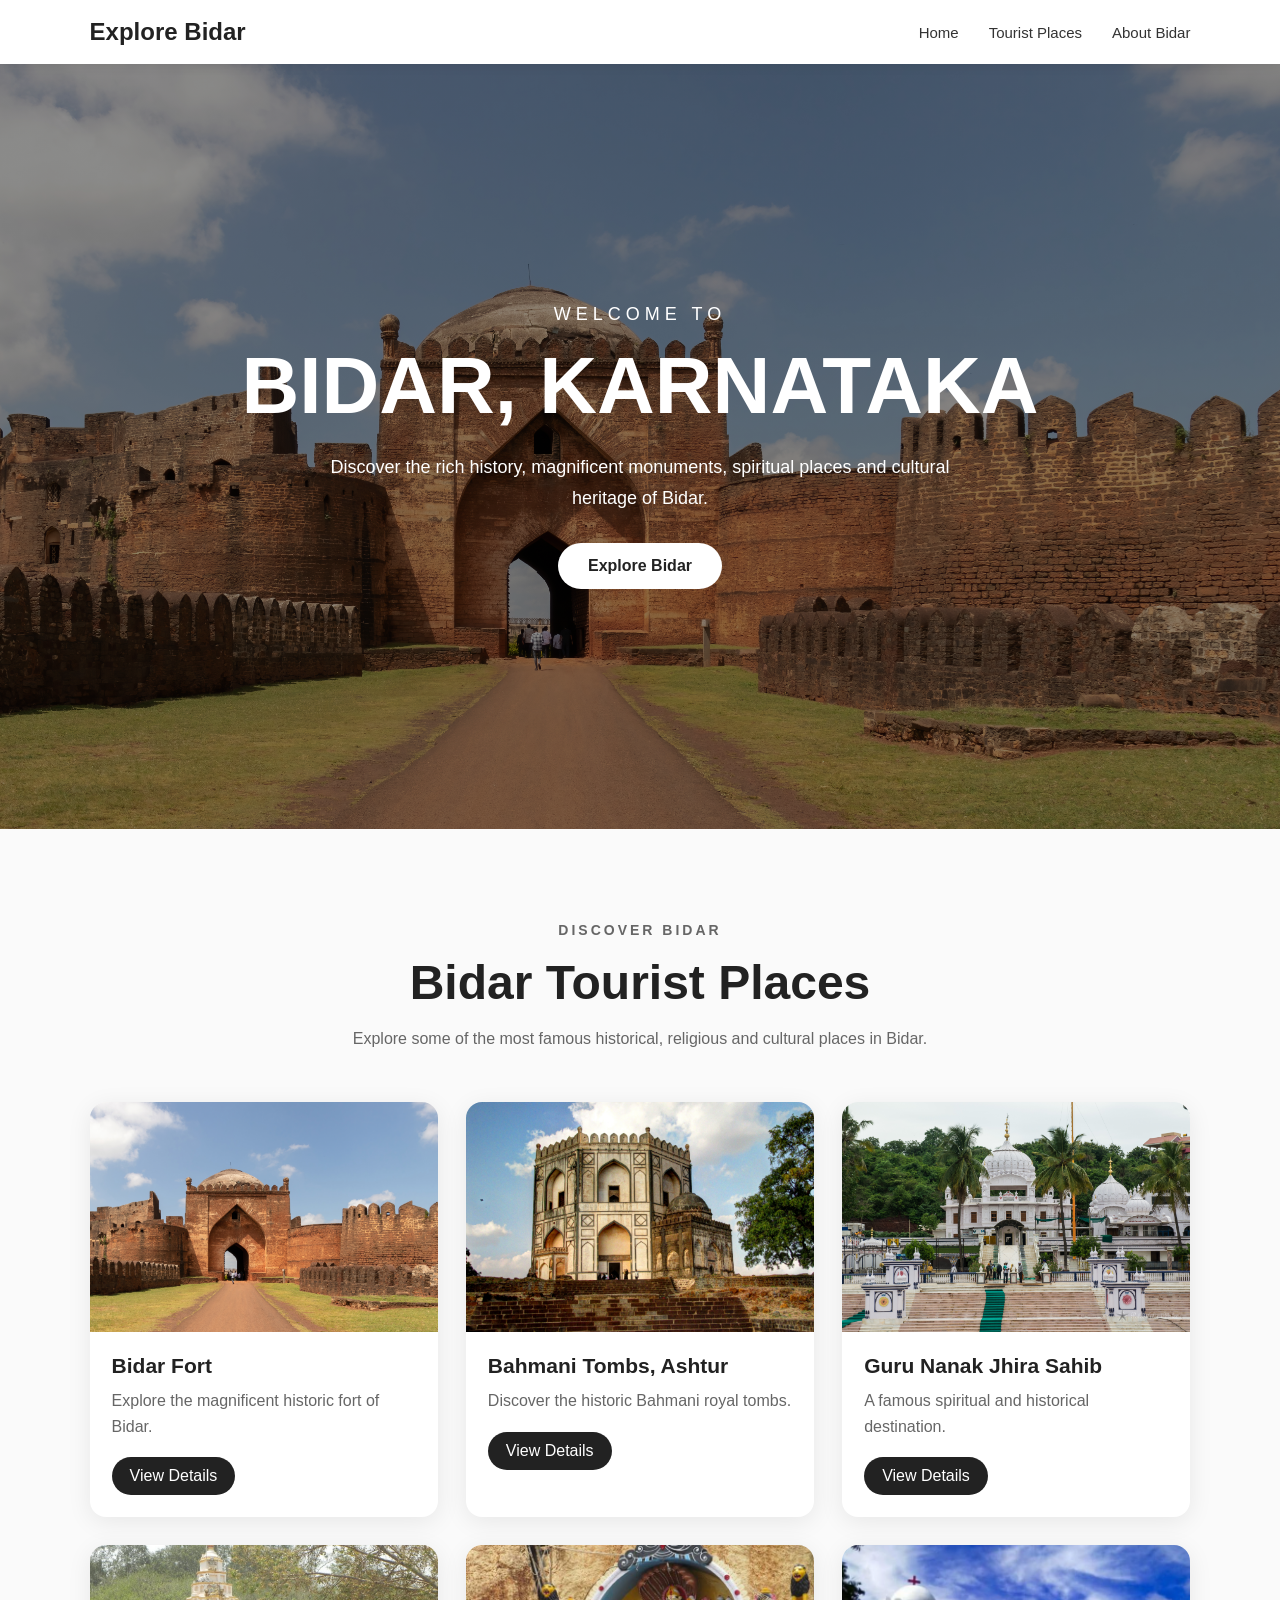
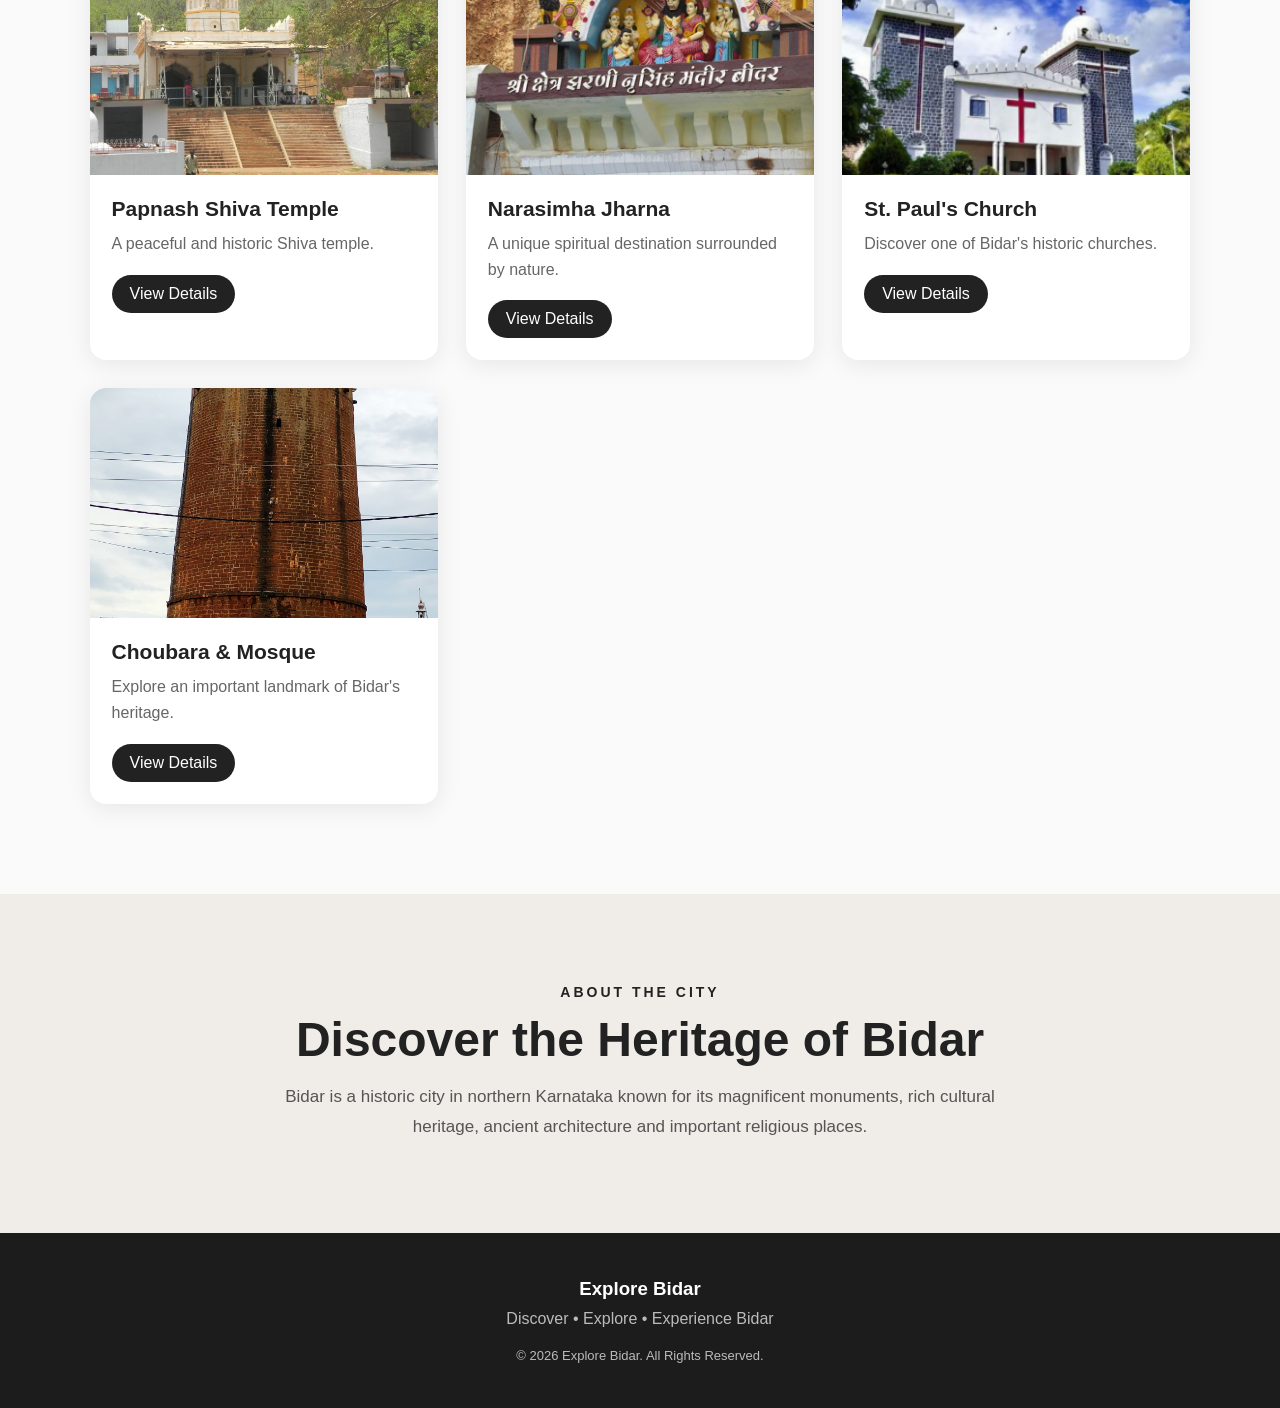
<file: index.html>
<!DOCTYPE html>
<html lang="en">
<head>
    <meta charset="UTF-8">
    <meta name="viewport" content="width=device-width, initial-scale=1.0">

    <title>Explore Bidar | Karnataka Tourism</title>

    <link rel="stylesheet" href="style.css">
</head>

<body>

    <!-- Navigation Bar -->
    <header class="navbar">
        <div class="logo">
            Explore Bidar
        </div>

        <nav>
            <a href="#home">Home</a>
            <a href="#places">Tourist Places</a>
            <a href="#about">About Bidar</a>
        </nav>
    </header>


    <!-- Hero Section -->
    <section class="hero" id="home">

        <div class="hero-content">

            <p class="welcome-text">
                WELCOME TO
            </p>

            <h1>
                BIDAR, KARNATAKA
            </h1>

            <p class="hero-description">
                Discover the rich history, magnificent monuments,
                spiritual places and cultural heritage of Bidar.
            </p>

            <a href="#places" class="explore-btn">
                Explore Bidar
            </a>

        </div>

    </section>


    <!-- Tourist Places Section -->
    <section class="places-section" id="places">

        <div class="section-heading">

            <p class="small-heading">
                DISCOVER BIDAR
            </p>

            <h2>
                Bidar Tourist Places
            </h2>

            <p>
                Explore some of the most famous historical,
                religious and cultural places in Bidar.
            </p>

        </div>


        <!-- Tourist Place Cards -->
<div class="places-container">

    <!-- 1. Bidar Fort -->
    <div class="place-card">
        <div class="place-image">
            <img src="images/f1.jpg" alt="Bidar Fort">
        </div>

        <div class="place-content">
            <h3>Bidar Fort</h3>
            <p>Explore the magnificent historic fort of Bidar.</p>
            <a href="bidar-fort.html" class="details-button">
                View Details
            </a>
        </div>
    </div>


    <!-- 2. Bahmani Tombs -->
    <div class="place-card">
        <div class="place-image">
            <img src="images/tombes/22.jpg" alt="Bahmani Tombs">
        </div>

        <div class="place-content">
            <h3>Bahmani Tombs, Ashtur</h3>
            <p>Discover the historic Bahmani royal tombs.</p>
            <a href="bahmani-tombs.html" class="details-button">
                View Details
            </a>
        </div>
    </div>


    <!-- 3. Guru Nanak Jhira Sahib -->
    <div class="place-card">
        <div class="place-image">
            <img src="images/gnd/g1.jpg" alt="Guru Nanak Jhira Sahib">
        </div>

        <div class="place-content">
            <h3>Guru Nanak Jhira Sahib</h3>
            <p>A famous spiritual and historical destination.</p>
            <a href="guru-nanak-jhira.html" class="details-button">
                View Details
            </a>
        </div>
    </div>


    <!-- 4. Papnash Shiva Temple -->
    <div class="place-card">
        <div class="place-image">
            <img src="images/papnash/p1.jpg" alt="Papnash Shiva Temple">
        </div>

        <div class="place-content">
            <h3>Papnash Shiva Temple</h3>
            <p>A peaceful and historic Shiva temple.</p>
            <a href="papnash-temple.html" class="details-button">
                View Details
            </a>
        </div>
    </div>


    <!-- 5. Narasimha Jharna -->
    <div class="place-card">
        <div class="place-image">
            <img src="images/nar/n1.jpg" alt="Narasimha Jharna">
        </div>

        <div class="place-content">
            <h3>Narasimha Jharna</h3>
            <p>A unique spiritual destination surrounded by nature.</p>
            <a href="narasimha-jharna.html" class="details-button">
                View Details
            </a>
        </div>
    </div>


    <!-- 6. St. Paul's Church -->
    <div class="place-card">
        <div class="place-image">
            <img src="images/church/c1.png" alt="St. Paul's Church">
        </div>

        <div class="place-content">
            <h3>St. Paul's Church</h3>
            <p>Discover one of Bidar's historic churches.</p>
            <a href="st-pauls-church.html" class="details-button">
                View Details
            </a>
        </div>
    </div>


    <!-- 7. Choubara & Mosque -->
    <div class="place-card">
        <div class="place-image">
            <img src="images/cho/cc1.jpg" alt="Choubara">
        </div>

        <div class="place-content">
            <h3>Choubara & Mosque</h3>
            <p>Explore an important landmark of Bidar's heritage.</p>
            <a href="choubara-mosque.html" class="details-button">
                View Details
            </a>
        </div>
    </div>

</div>

    </section>
    

    <!-- About Bidar -->
    <section class="about-section" id="about">

        <div class="about-content">

            <p class="small-heading">
                ABOUT THE CITY
            </p>

            <h2>
                Discover the Heritage of Bidar
            </h2>

            <p>
                Bidar is a historic city in northern Karnataka known
                for its magnificent monuments, rich cultural heritage,
                ancient architecture and important religious places.
            </p>

        </div>

    </section>


    <!-- Footer -->
    <footer>

        <h3>Explore Bidar</h3>

        <p>
            Discover • Explore • Experience Bidar
        </p>

        <p class="copyright">
            © 2026 Explore Bidar. All Rights Reserved.
        </p>

    </footer>


   

</body>
</html>
</file>
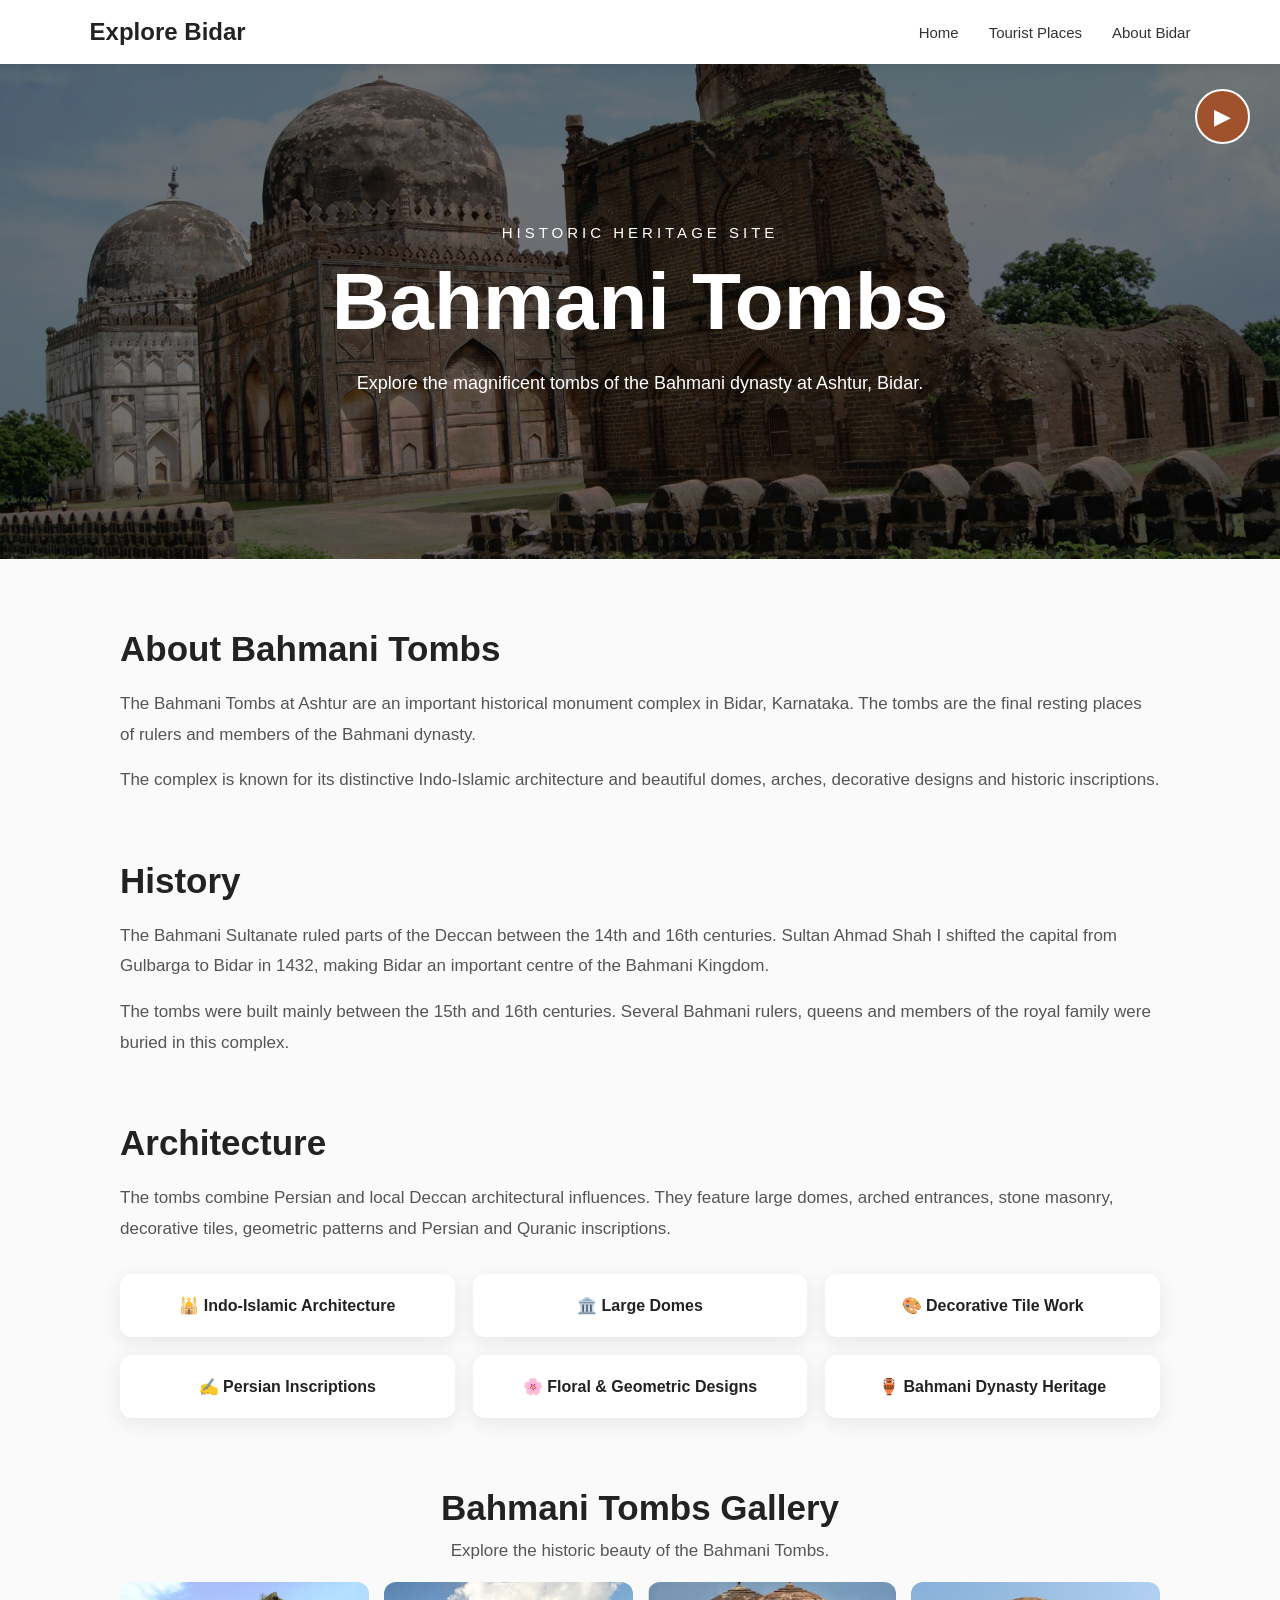
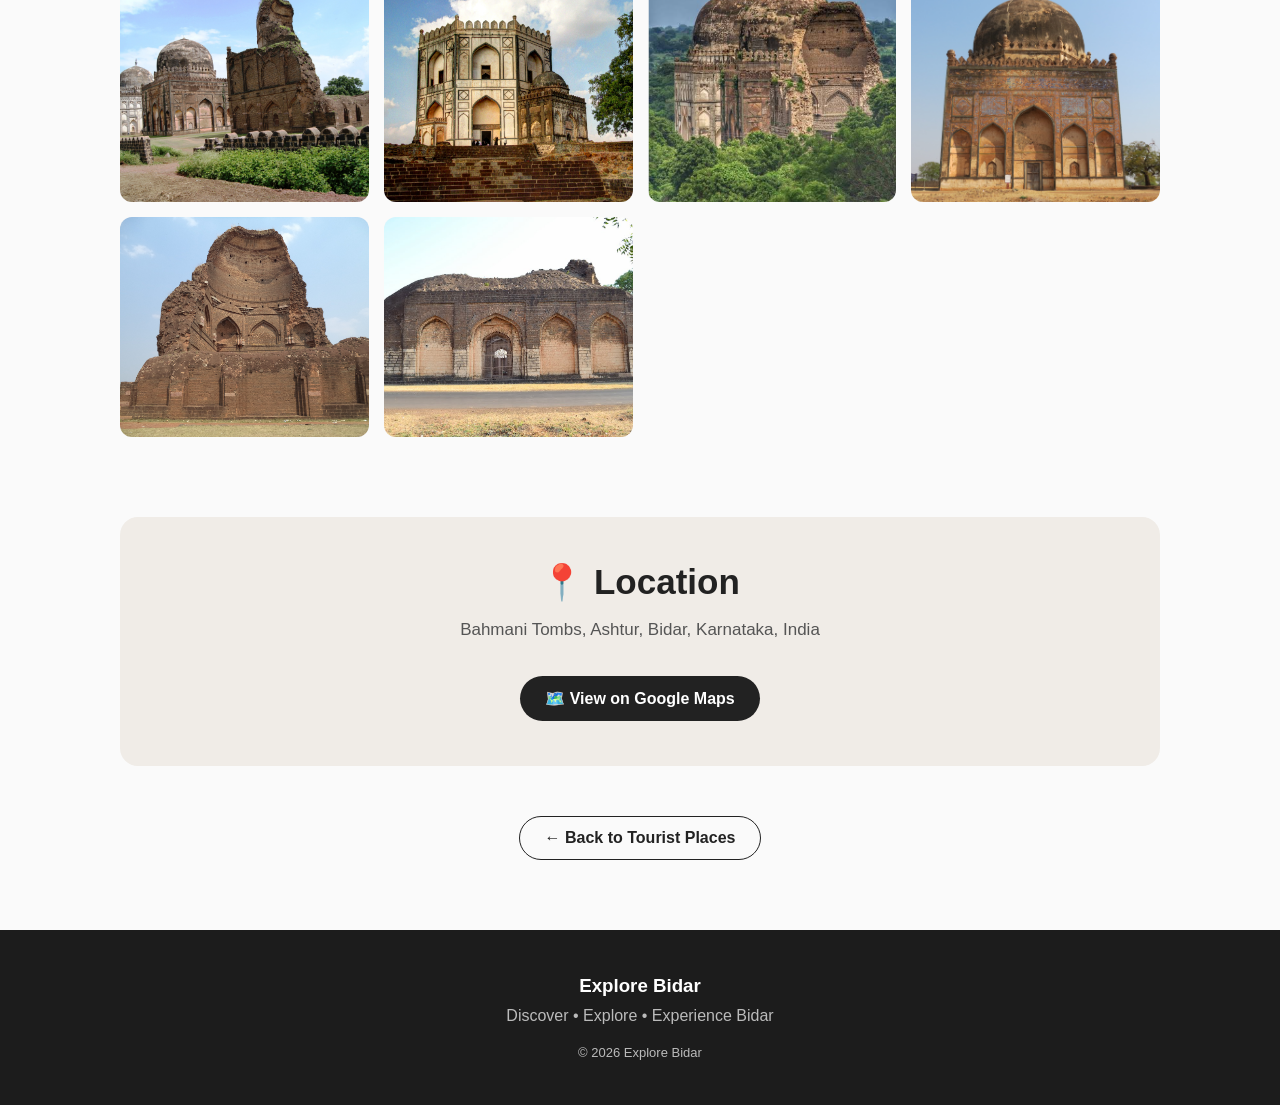
<file: bahmani-tombs.html>
<!DOCTYPE html>
<html lang="en">

<head>
    <meta charset="UTF-8">
    <meta name="viewport" content="width=device-width, initial-scale=1.0">

    <title>Bahmani Tombs | Explore Bidar</title>

    <link rel="stylesheet" href="style.css">
</head>

<body>

    <!-- Navigation Bar -->
    <header class="navbar">

        <div class="logo">
            Explore Bidar
        </div>

        <nav>
            <a href="index.html">Home</a>
            <a href="index.html#places">Tourist Places</a>
            <a href="index.html#about">About Bidar</a>
        </nav>

    </header>


    <!-- Bahmani Tombs Hero -->

    <section class="place-hero tombs-hero">

        <div class="place-hero-content">

            <p>HISTORIC HERITAGE SITE</p>

            <h1>Bahmani Tombs</h1>

            <span>
                Explore the magnificent tombs of the Bahmani dynasty
                at Ashtur, Bidar.
            </span>



        </div>
        <!-- Audio -->
    <audio id="tombsAudio">
        <source src="audio/Tombes.mp3" type="audio/mpeg">
    </audio>

    <button class="audio-button"
        onclick="document.getElementById('tombsAudio').play()">
        ▶
    </button>

    </section>


    <!-- Main Content -->

    <main class="place-container">


        <!-- Introduction -->

        <section class="place-intro">

            <h2>About Bahmani Tombs</h2>

            <p>
                The Bahmani Tombs at Ashtur are an important historical
                monument complex in Bidar, Karnataka. The tombs are the
                final resting places of rulers and members of the Bahmani
                dynasty.
            </p>

            <p>
                The complex is known for its distinctive Indo-Islamic
                architecture and beautiful domes, arches, decorative
                designs and historic inscriptions.
            </p>

        </section>


        <!-- History -->

        <section class="place-info">

            <h2>History</h2>

            <p>
                The Bahmani Sultanate ruled parts of the Deccan between
                the 14th and 16th centuries. Sultan Ahmad Shah I shifted
                the capital from Gulbarga to Bidar in 1432, making Bidar
                an important centre of the Bahmani Kingdom.
            </p>

            <p>
                The tombs were built mainly between the 15th and
                16th centuries. Several Bahmani rulers, queens and
                members of the royal family were buried in this complex.
            </p>

        </section>

                </section>


        


        <!-- Architecture -->

        <section class="place-info">

            <h2>Architecture</h2>

            <p>
                The tombs combine Persian and local Deccan architectural
                influences. They feature large domes, arched entrances,
                stone masonry, decorative tiles, geometric patterns and
                Persian and Quranic inscriptions.
            </p>

            <div class="architecture-list">

                <div>🕌 Indo-Islamic Architecture</div>

                <div>🏛️ Large Domes</div>

                <div>🎨 Decorative Tile Work</div>

                <div>✍️ Persian Inscriptions</div>

                <div>🌸 Floral & Geometric Designs</div>

                <div>🏺 Bahmani Dynasty Heritage</div>

            </div>

        </section>


        <!-- Gallery -->

        <section class="place-gallery">

            <h2>Bahmani Tombs Gallery</h2>

            <p class="gallery-subtitle">
                Explore the historic beauty of the Bahmani Tombs.
            </p>

            <div class="gallery-grid">

                <img src="images/tombes/21.jpeg" alt="Bahmani Tombs">

                <img src="images/tombes/22.jpg" alt="Bahmani Tombs">

                <img src="images/tombes/23.png" alt="Bahmani Tombs">

                <img src="images/tombes/24.jpg" alt="Bahmani Tombs">

                <img src="images/tombes/25.jpg" alt="Bahmani Tombs">

                <img src="images/tombes/26.jpg" alt="Bahmani Tombs">

            </div>

        </section>


        <!-- Location -->

        <section class="location-section">

            <h2>📍 Location</h2>

            <p>
                Bahmani Tombs, Ashtur, Bidar, Karnataka, India
            </p>

            <a
                href="https://www.google.com/maps/search/?api=1&query=Bahmani+Tombs+Ashtur+Bidar+Karnataka"
                target="_blank"
                class="map-button">
                🗺️ View on Google Maps
            </a>

        </section>


        <!-- Back -->

        <div class="back-button">

            <a href="index.html">
                ← Back to Tourist Places
            </a>

        </div>

    </main>


    <!-- Footer -->

    <footer>

        <h3>Explore Bidar</h3>

        <p>
            Discover • Explore • Experience Bidar
        </p>

        <p class="copyright">
            © 2026 Explore Bidar
        </p>

    </footer>

</body>

</html>
</file>
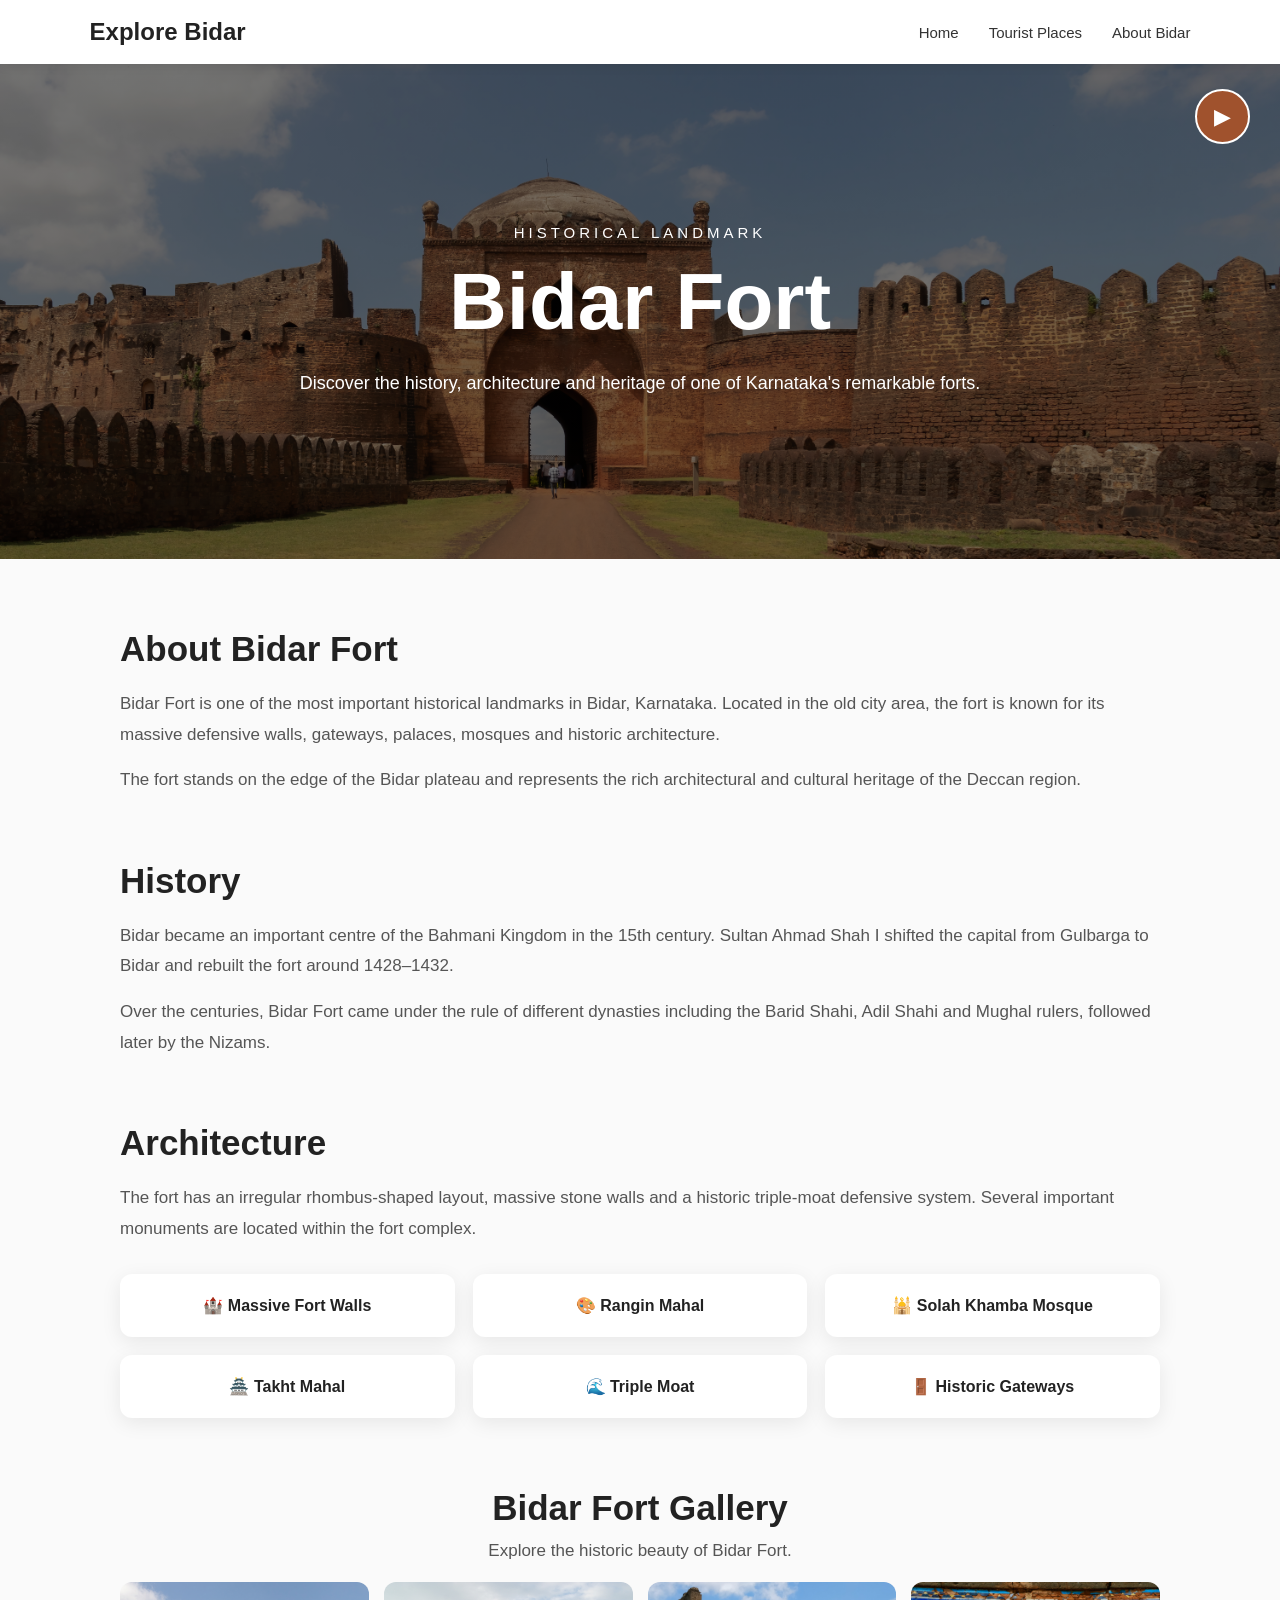
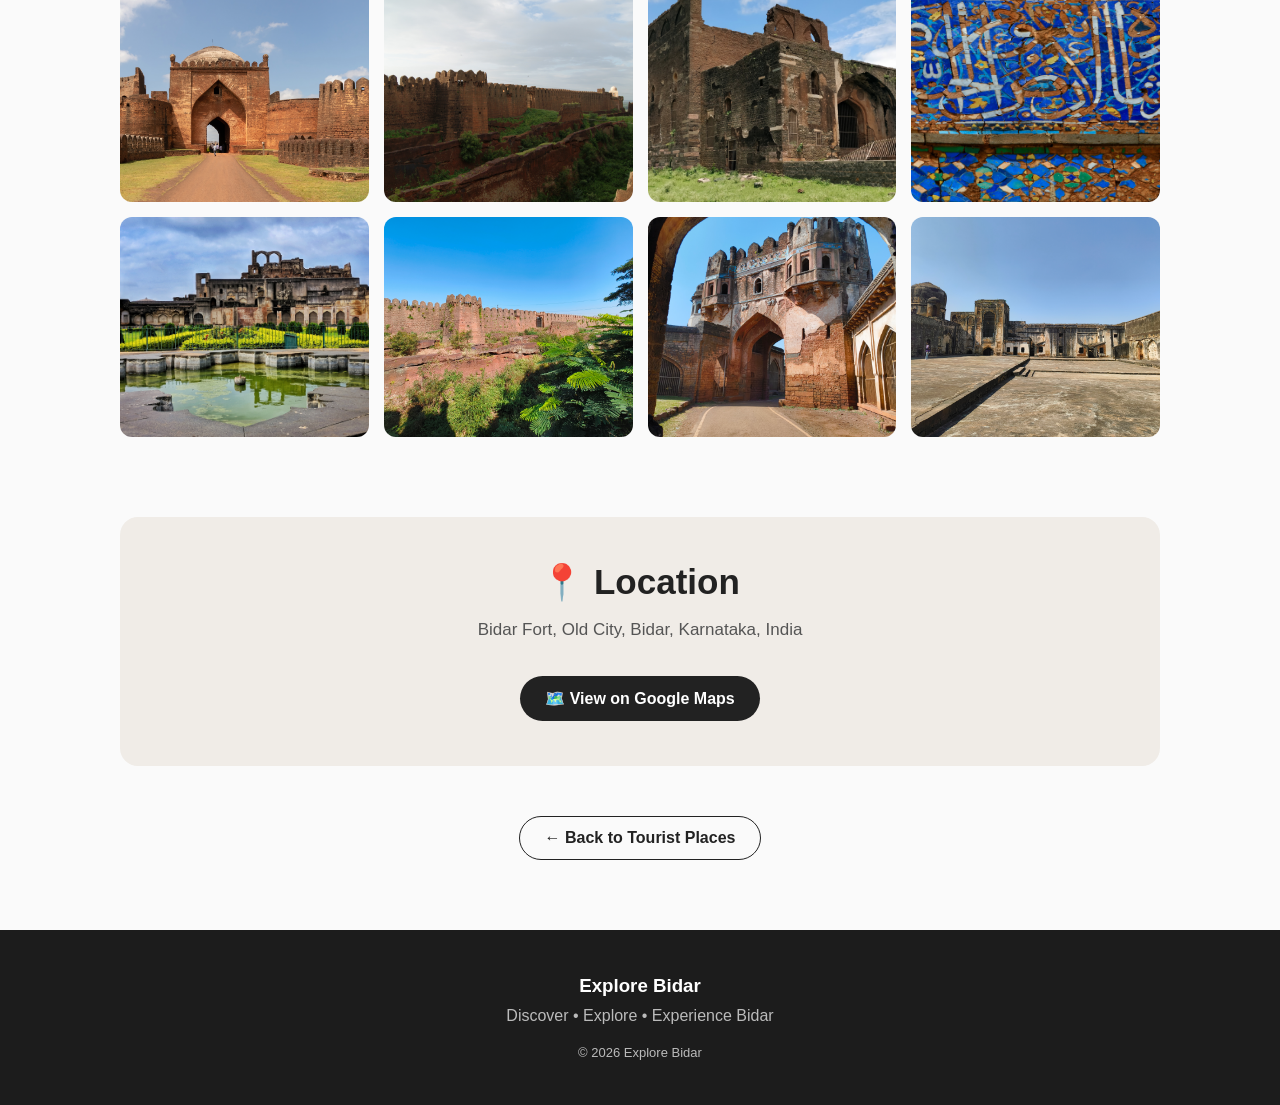
<file: bidar-fort.html>
<!DOCTYPE html>
<html lang="en">

<head>
    <meta charset="UTF-8">
    <meta name="viewport" content="width=device-width, initial-scale=1.0">

    <title>Bidar Fort | Explore Bidar</title>

    <link rel="stylesheet" href="style.css">
</head>

<body>

    <!-- Navigation Bar -->
    <header class="navbar">

        <div class="logo">
            Explore Bidar
        </div>

        <nav>
            <a href="index.html">Home</a>
            <a href="index.html#places">Tourist Places</a>
            <a href="index.html#about">About Bidar</a>
        </nav>

    </header>


    <!-- Bidar Fort Hero -->

    <section class="place-hero">

        <!-- Audio -->
        <audio id="fortAudio">
            <source src="audio/Fort.mp3" type="audio/mpeg">
        </audio>

        <button class="audio-button" onclick="document.getElementById('fortAudio').play()">
            ▶
        </button>

        <div class="place-hero-content">

            <p>HISTORICAL LANDMARK</p>

            <h1>Bidar Fort</h1>

            <span>
                Discover the history, architecture and heritage
                of one of Karnataka's remarkable forts.
            </span>

        </div>

    </section>


    <!-- Main Content -->

    <main class="place-container">

        <!-- Introduction -->

        <section class="place-intro">

            <h2>About Bidar Fort</h2>

            <p>
                Bidar Fort is one of the most important historical
                landmarks in Bidar, Karnataka. Located in the old
                city area, the fort is known for its massive defensive
                walls, gateways, palaces, mosques and historic
                architecture.
            </p>

            <p>
                The fort stands on the edge of the Bidar plateau and
                represents the rich architectural and cultural heritage
                of the Deccan region.
            </p>

        </section>


        <!-- History -->

        <section class="place-info">

            <h2>History</h2>

            <p>
                Bidar became an important centre of the Bahmani Kingdom
                in the 15th century. Sultan Ahmad Shah I shifted the
                capital from Gulbarga to Bidar and rebuilt the fort
                around 1428–1432.
            </p>

            <p>
                Over the centuries, Bidar Fort came under the rule of
                different dynasties including the Barid Shahi,
                Adil Shahi and Mughal rulers, followed later by the
                Nizams.
            </p>

        </section>


        <!-- Architecture -->

        <section class="place-info">

            <h2>Architecture</h2>

            <p>
                The fort has an irregular rhombus-shaped layout,
                massive stone walls and a historic triple-moat
                defensive system. Several important monuments are
                located within the fort complex.
            </p>

            <div class="architecture-list">

                <div>🏰 Massive Fort Walls</div>

                <div>🎨 Rangin Mahal</div>

                <div>🕌 Solah Khamba Mosque</div>

                <div>🏯 Takht Mahal</div>

                <div>🌊 Triple Moat</div>

                <div>🚪 Historic Gateways</div>

            </div>

        </section>


        <!-- Gallery -->

        <section class="place-gallery">

            <h2>Bidar Fort Gallery</h2>

            <p class="gallery-subtitle">
                Explore the historic beauty of Bidar Fort.
            </p>

            <div class="gallery-grid">

                <img src="images/f1.jpg" alt="Bidar Fort">

                <img src="images/f2.jpeg" alt="Bidar Fort">

                <img src="images/f3.jpg" alt="Bidar Fort">

                <img src="images/f4.jpg" alt="Bidar Fort">

                <img src="images/f5.jpg" alt="Bidar Fort">

                <img src="images/f6.jpg" alt="Bidar Fort">

                <img src="images/f7.jpg" alt="Bidar Fort">

                <img src="images/f8.jpg" alt="Bidar Fort">

            </div>

        </section>


        <!-- Location -->

        <section class="location-section">

            <h2>📍 Location</h2>

            <p>
                Bidar Fort, Old City, Bidar, Karnataka, India
            </p>

            <a
                href="https://www.google.com/maps/search/?api=1&query=Bidar+Fort+Karnataka"
                target="_blank"
                class="map-button">
                🗺️ View on Google Maps
            </a>

        </section>


        <!-- Back -->

        <div class="back-button">

            <a href="index.html">
                ← Back to Tourist Places
            </a>

        </div>

    </main>


    <!-- Footer -->

    <footer>

        <h3>Explore Bidar</h3>

        <p>
            Discover • Explore • Experience Bidar
        </p>

        <p class="copyright">
            © 2026 Explore Bidar
        </p>

    </footer>

</body>

</html>
</file>
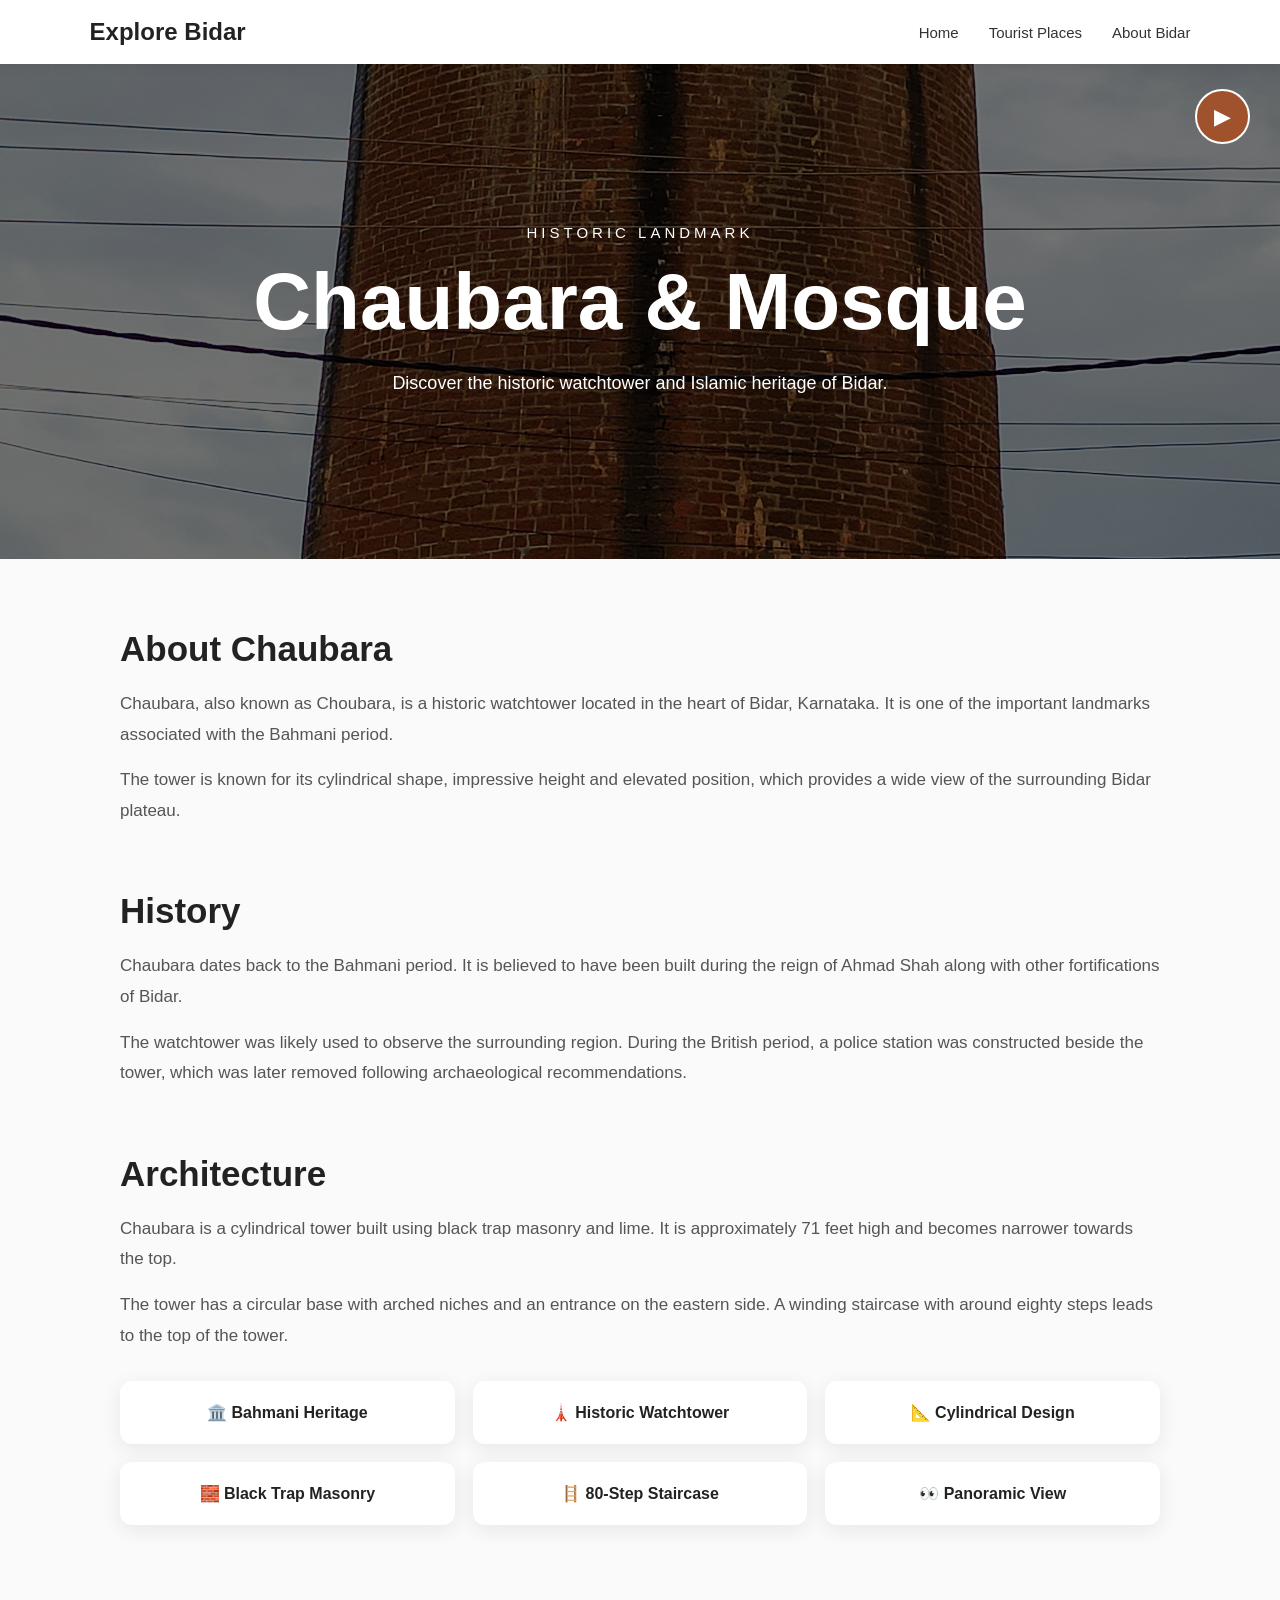
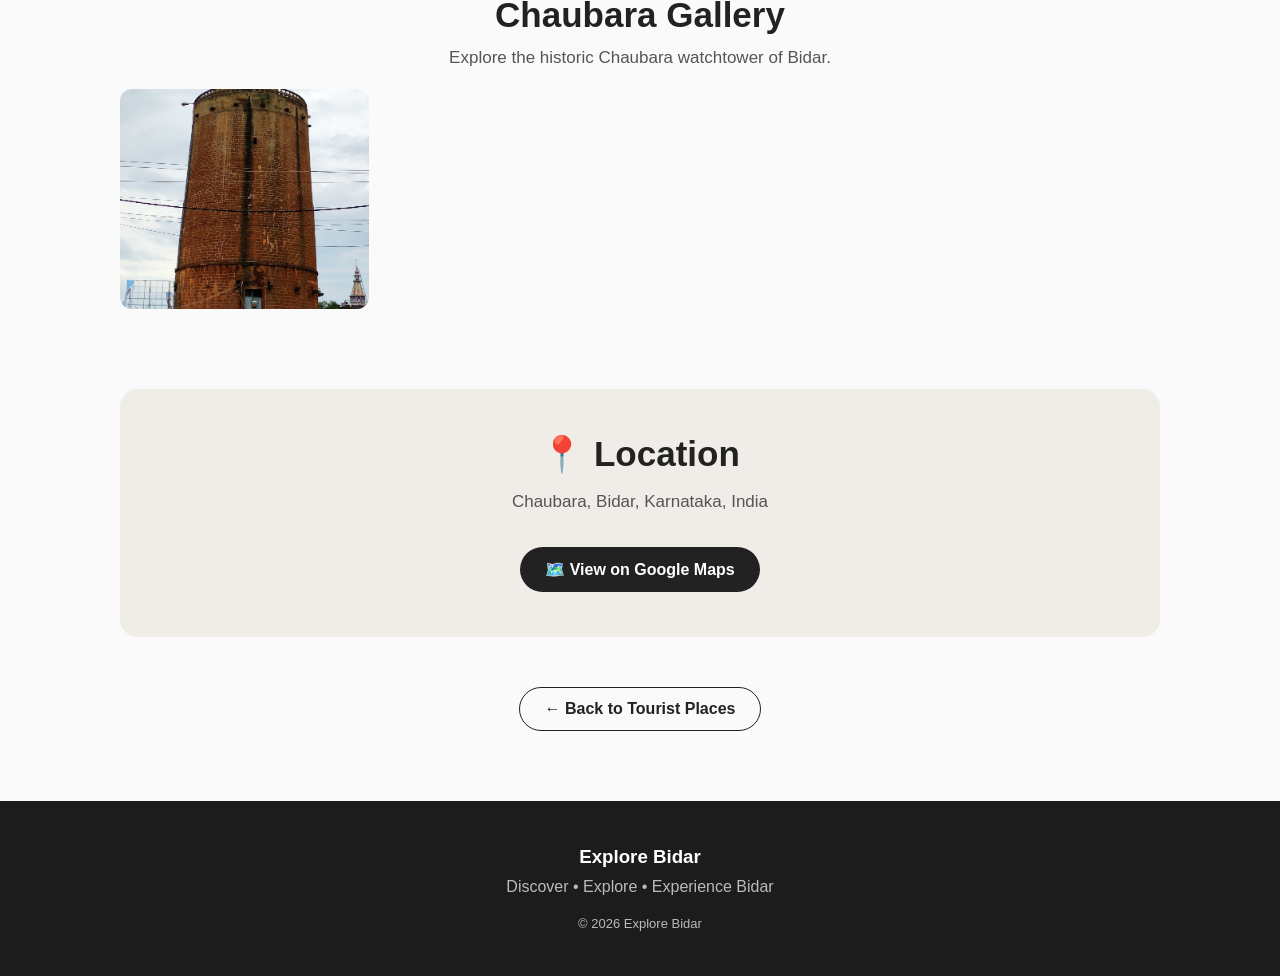
<file: choubara-mosque.html>
<!DOCTYPE html>
<html lang="en">

<head>
    <meta charset="UTF-8">
    <meta name="viewport" content="width=device-width, initial-scale=1.0">

    <title>Chaubara & Mosque | Explore Bidar</title>

    <link rel="stylesheet" href="style.css">
</head>

<body>

    <!-- Navigation Bar -->
    <header class="navbar">

        <div class="logo">
            Explore Bidar
        </div>

        <nav>
            <a href="index.html">Home</a>
            <a href="index.html#places">Tourist Places</a>
            <a href="index.html#about">About Bidar</a>
        </nav>

    </header>


    <!-- Chaubara Hero -->

    <section class="place-hero chaubara-hero">

        <div class="place-hero-content">

            <p>HISTORIC LANDMARK</p>

            <h1>Chaubara & Mosque</h1>

            <span>
                Discover the historic watchtower and Islamic heritage
                of Bidar.
            </span>

        </div>
        <audio id="gndAudio">
            <source src="audio/cho.mp3" type="audio/mpeg">
        </audio>

        <button class="audio-button"
            onclick="document.getElementById('gndAudio').play()">
            ▶
        </button>

    </section>


    <!-- Main Content -->

    <main class="place-container">


        <!-- About -->

        <section class="place-intro">

            <h2>About Chaubara</h2>

            <p>
                Chaubara, also known as Choubara, is a historic watchtower
                located in the heart of Bidar, Karnataka. It is one of the
                important landmarks associated with the Bahmani period.
            </p>

            <p>
                The tower is known for its cylindrical shape, impressive
                height and elevated position, which provides a wide view
                of the surrounding Bidar plateau.
            </p>

        </section>


        <!-- History -->

        <section class="place-info">

            <h2>History</h2>

            <p>
                Chaubara dates back to the Bahmani period. It is believed
                to have been built during the reign of Ahmad Shah along
                with other fortifications of Bidar.
            </p>

            <p>
                The watchtower was likely used to observe the surrounding
                region. During the British period, a police station was
                constructed beside the tower, which was later removed
                following archaeological recommendations.
            </p>

        </section>


        <!-- Architecture -->

        <section class="place-info">

            <h2>Architecture</h2>

            <p>
                Chaubara is a cylindrical tower built using black trap
                masonry and lime. It is approximately 71 feet high and
                becomes narrower towards the top.
            </p>

            <p>
                The tower has a circular base with arched niches and an
                entrance on the eastern side. A winding staircase with
                around eighty steps leads to the top of the tower.
            </p>

            <div class="architecture-list">

                <div>🏛️ Bahmani Heritage</div>

                <div>🗼 Historic Watchtower</div>

                <div>📐 Cylindrical Design</div>

                <div>🧱 Black Trap Masonry</div>

                <div>🪜 80-Step Staircase</div>

                <div>👀 Panoramic View</div>

            </div>

        </section>


        <!-- Gallery -->

        <section class="place-gallery">

            <h2>Chaubara Gallery</h2>

            <p class="gallery-subtitle">
                Explore the historic Chaubara watchtower of Bidar.
            </p>

            <div class="gallery-grid">

                <img src="images/cho/cc1.jpg" alt="Chaubara Watchtower Bidar">

            </div>

        </section>


        <!-- Location -->

        <section class="location-section">

            <h2>📍 Location</h2>

            <p>
                Chaubara, Bidar, Karnataka, India
            </p>

            <a
                href="https://www.google.com/maps/search/?api=1&query=Chaubara+Bidar+Karnataka"
                target="_blank"
                class="map-button">

                🗺️ View on Google Maps

            </a>

        </section>


        <!-- Back -->

        <div class="back-button">

            <a href="index.html">
                ← Back to Tourist Places
            </a>

        </div>

    </main>


    <!-- Footer -->

    <footer>

        <h3>Explore Bidar</h3>

        <p>
            Discover • Explore • Experience Bidar
        </p>

        <p class="copyright">
            © 2026 Explore Bidar
        </p>

    </footer>

</body>

</html>
</file>
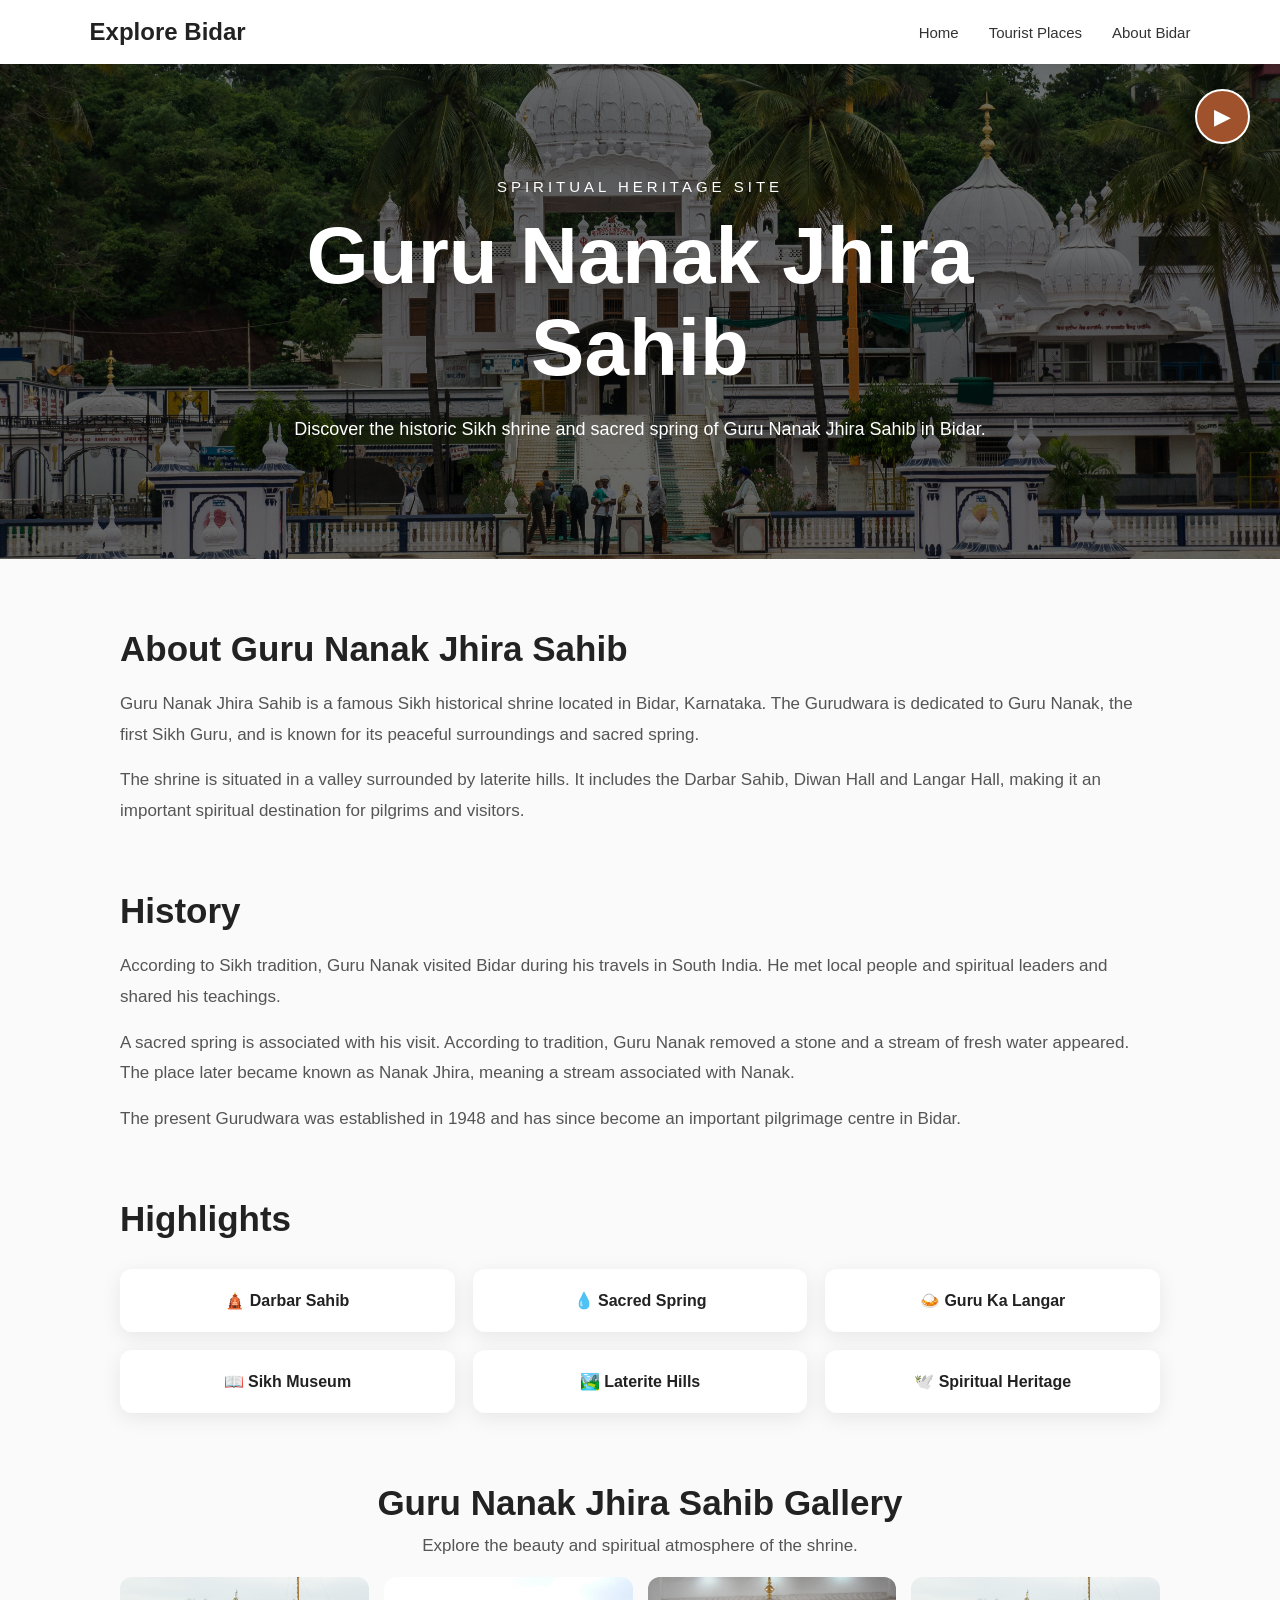
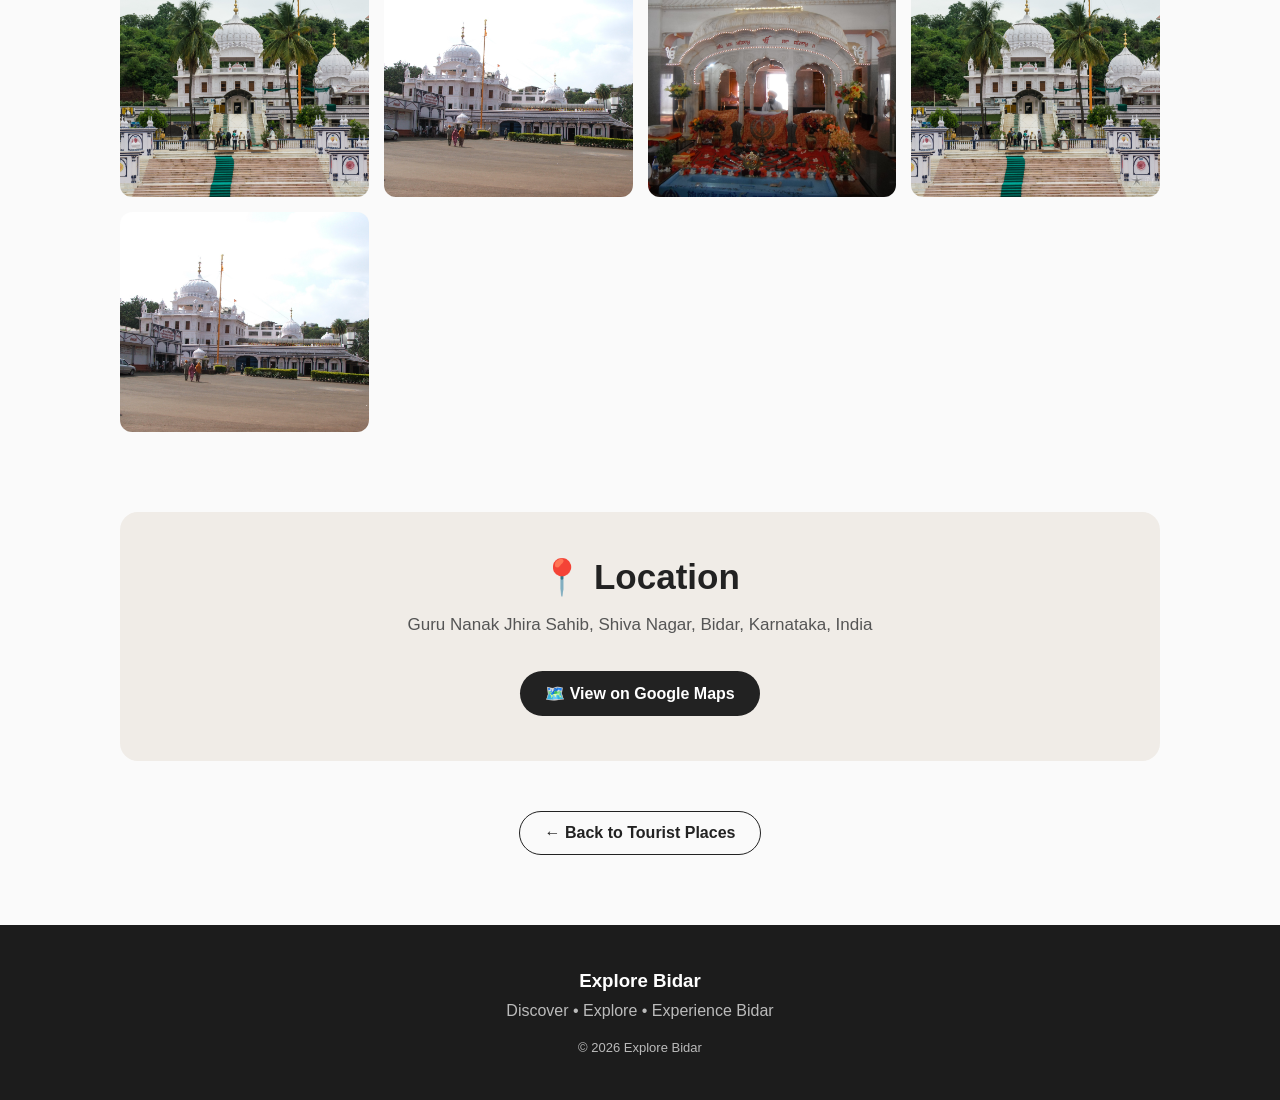
<file: guru-nanak-jhira.html>
<!DOCTYPE html>
<html lang="en">

<head>
    <meta charset="UTF-8">
    <meta name="viewport" content="width=device-width, initial-scale=1.0">

    <title>Guru Nanak Jhira Sahib | Explore Bidar</title>

    <link rel="stylesheet" href="style.css">
</head>

<body>

    <!-- Navigation Bar -->
    <header class="navbar">

        <div class="logo">
            Explore Bidar
        </div>

        <nav>
            <a href="index.html">Home</a>
            <a href="index.html#places">Tourist Places</a>
            <a href="index.html#about">About Bidar</a>
        </nav>

    </header>


    <!-- Hero Section -->
    <section class="place-hero gnd-hero">

        <div class="place-hero-content">

            <p>SPIRITUAL HERITAGE SITE</p>

            <h1>Guru Nanak Jhira Sahib</h1>

            <span>
                Discover the historic Sikh shrine and sacred spring
                of Guru Nanak Jhira Sahib in Bidar.
            </span>

        </div>


        <!-- Audio -->
        <audio id="gndAudio">
            <source src="audio/gnd.mp3" type="audio/mpeg">
        </audio>

        <button class="audio-button"
            onclick="document.getElementById('gndAudio').play()">
            ▶
        </button>

    </section>


    <!-- Main Content -->
    <main class="place-container">


        <!-- About -->
        <section class="place-intro">

            <h2>About Guru Nanak Jhira Sahib</h2>

            <p>
                Guru Nanak Jhira Sahib is a famous Sikh historical shrine
                located in Bidar, Karnataka. The Gurudwara is dedicated to
                Guru Nanak, the first Sikh Guru, and is known for its
                peaceful surroundings and sacred spring.
            </p>

            <p>
                The shrine is situated in a valley surrounded by laterite
                hills. It includes the Darbar Sahib, Diwan Hall and Langar
                Hall, making it an important spiritual destination for
                pilgrims and visitors.
            </p>

        </section>


        <!-- History -->
        <section class="place-info">

            <h2>History</h2>

            <p>
                According to Sikh tradition, Guru Nanak visited Bidar
                during his travels in South India. He met local people
                and spiritual leaders and shared his teachings.
            </p>

            <p>
                A sacred spring is associated with his visit. According
                to tradition, Guru Nanak removed a stone and a stream of
                fresh water appeared. The place later became known as
                Nanak Jhira, meaning a stream associated with Nanak.
            </p>

            <p>
                The present Gurudwara was established in 1948 and has
                since become an important pilgrimage centre in Bidar.
            </p>

        </section>


        <!-- Architecture -->
        <section class="place-info">

            <h2>Highlights</h2>

            <div class="architecture-list">

                <div>🛕 Darbar Sahib</div>

                <div>💧 Sacred Spring</div>

                <div>🍛 Guru Ka Langar</div>

                <div>📖 Sikh Museum</div>

                <div>🏞️ Laterite Hills</div>

                <div>🕊️ Spiritual Heritage</div>

            </div>

        </section>


        <!-- Gallery -->
        <section class="place-gallery">

            <h2>Guru Nanak Jhira Sahib Gallery</h2>

            <p class="gallery-subtitle">
                Explore the beauty and spiritual atmosphere of the shrine.
            </p>

            <div class="gallery-grid">

                <img src="images/gnd/g1.jpg" alt="Guru Nanak Jhira Sahib">

                <img src="images/gnd/g2.jpg" alt="Guru Nanak Jhira Sahib">

                <img src="images/gnd/g3.jpg" alt="Guru Nanak Jhira Sahib">

                <img src="images/gnd/g4.jpg" alt="Guru Nanak Jhira Sahib">

                <img src="images/gnd/g5.jpg" alt="Guru Nanak Jhira Sahib">

            </div>

        </section>


        <!-- Location -->
        <section class="location-section">

            <h2>📍 Location</h2>

            <p>
                Guru Nanak Jhira Sahib, Shiva Nagar, Bidar, Karnataka, India
            </p>

            <a
                href="https://www.google.com/maps/search/?api=1&query=Guru+Nanak+Jhira+Sahib+Bidar+Karnataka"
                target="_blank"
                class="map-button">
                🗺️ View on Google Maps
            </a>

        </section>


        <!-- Back Button -->
        <div class="back-button">

            <a href="index.html">
                ← Back to Tourist Places
            </a>

        </div>

    </main>


    <!-- Footer -->
    <footer>

        <h3>Explore Bidar</h3>

        <p>
            Discover • Explore • Experience Bidar
        </p>

        <p class="copyright">
            © 2026 Explore Bidar
        </p>

    </footer>

</body>

</html>
</file>
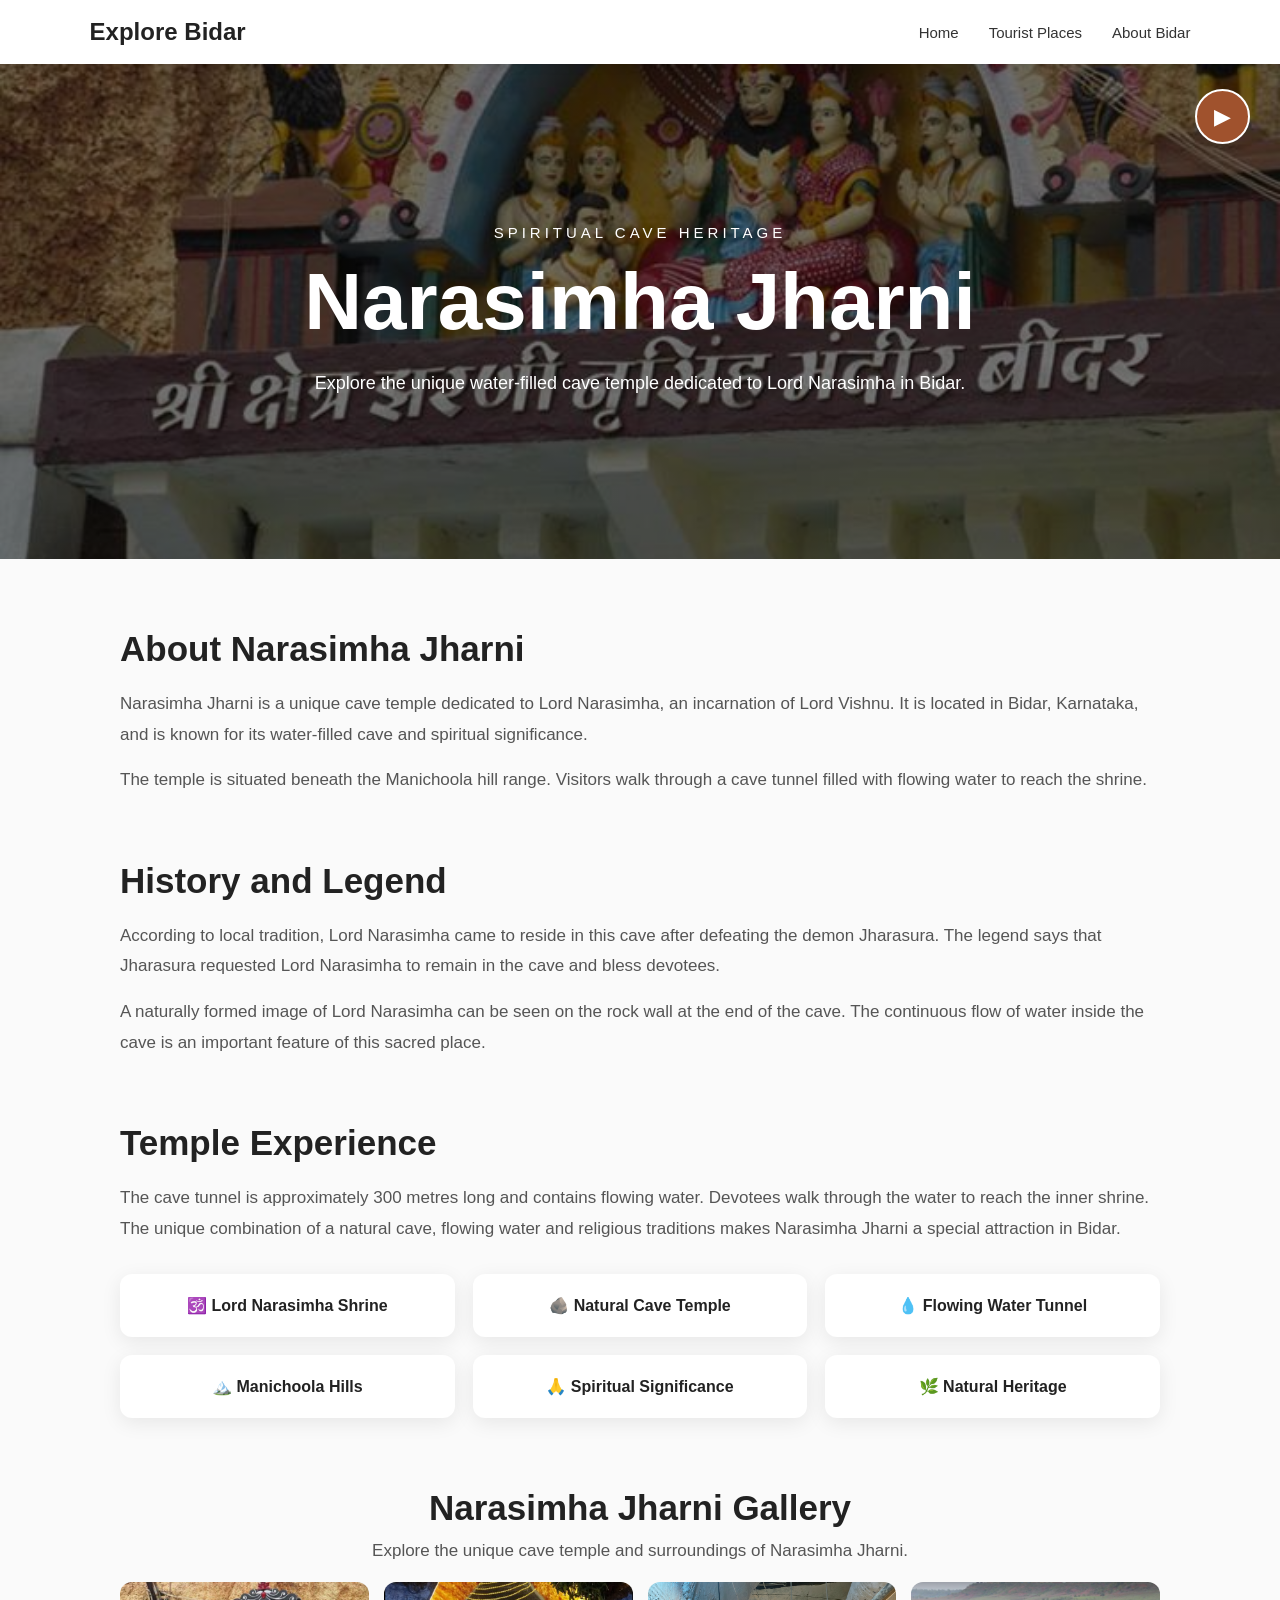
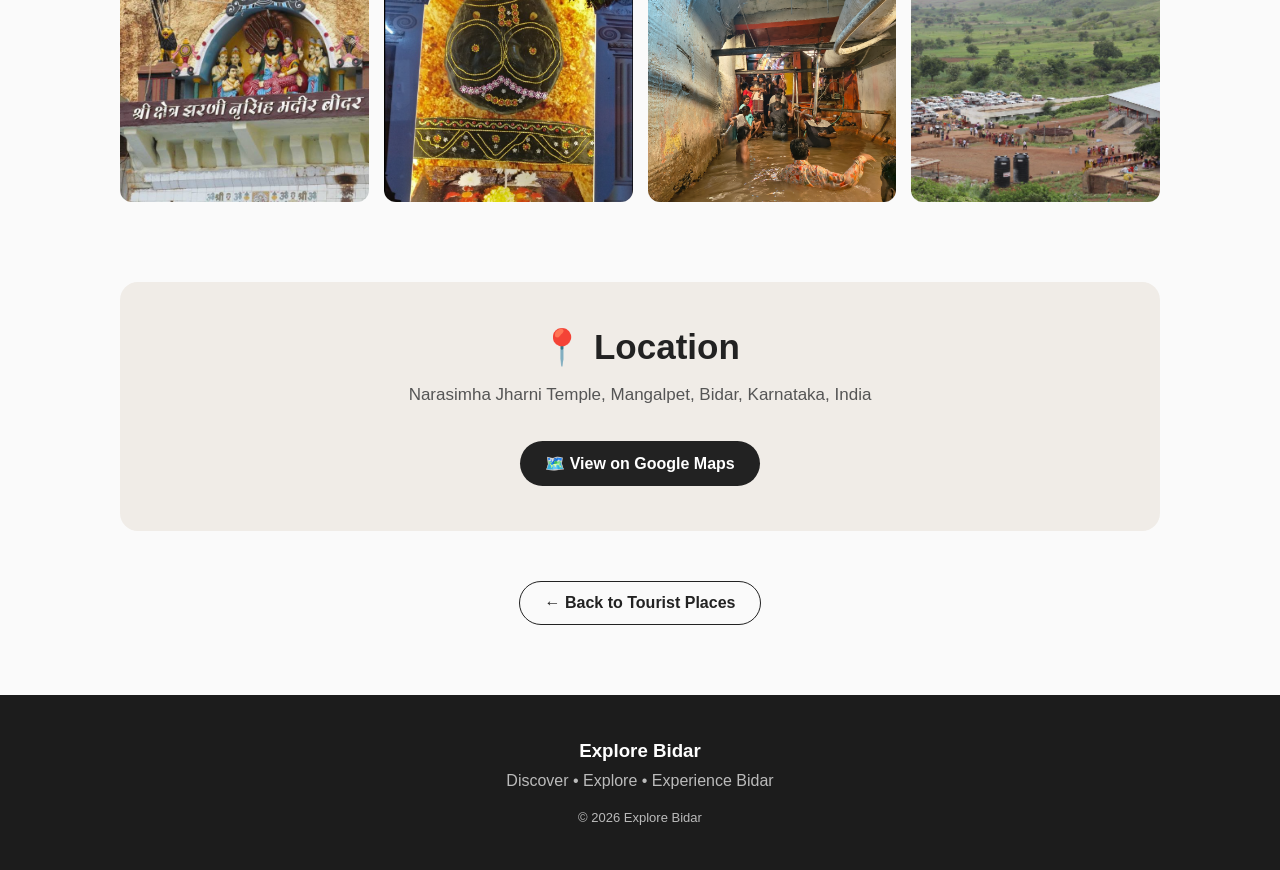
<file: narasimha-jharna.html>
<!DOCTYPE html>
<html lang="en">

<head>
    <meta charset="UTF-8">
    <meta name="viewport" content="width=device-width, initial-scale=1.0">

    <title>Narasimha Jharni | Explore Bidar</title>

    <link rel="stylesheet" href="style.css">
</head>

<body>

    <!-- Navigation Bar -->
    <header class="navbar">

        <div class="logo">
            Explore Bidar
        </div>

        <nav>
            <a href="index.html">Home</a>
            <a href="index.html#places">Tourist Places</a>
            <a href="index.html#about">About Bidar</a>
        </nav>

    </header>


    <!-- Narasimha Jharni Hero -->

    <section class="place-hero narasimha-hero">

        <div class="place-hero-content">

            <p>SPIRITUAL CAVE HERITAGE</p>

            <h1>Narasimha Jharni</h1>

            <span>
                Explore the unique water-filled cave temple dedicated to Lord Narasimha in Bidar.
            </span>

        </div>
        <audio id="gndAudio">
            <source src="audio/nar.mp3" type="audio/mpeg">
        </audio>

        <button class="audio-button"
            onclick="document.getElementById('gndAudio').play()">
            ▶
        </button> 

    </section>


    <!-- Main Content -->

    <main class="place-container">


        <!-- Introduction -->

        <section class="place-intro">

            <h2>About Narasimha Jharni</h2>

            <p>
                Narasimha Jharni is a unique cave temple dedicated to
                Lord Narasimha, an incarnation of Lord Vishnu. It is
                located in Bidar, Karnataka, and is known for its
                water-filled cave and spiritual significance.
            </p>

            <p>
                The temple is situated beneath the Manichoola hill range.
                Visitors walk through a cave tunnel filled with flowing
                water to reach the shrine.
            </p>

        </section>


        <!-- History -->

        <section class="place-info">

            <h2>History and Legend</h2>

            <p>
                According to local tradition, Lord Narasimha came to
                reside in this cave after defeating the demon Jharasura.
                The legend says that Jharasura requested Lord Narasimha
                to remain in the cave and bless devotees.
            </p>

            <p>
                A naturally formed image of Lord Narasimha can be seen
                on the rock wall at the end of the cave. The continuous
                flow of water inside the cave is an important feature
                of this sacred place.
            </p>

        </section>


        <!-- Temple Experience -->

        <section class="place-info">

            <h2>Temple Experience</h2>

            <p>
                The cave tunnel is approximately 300 metres long and
                contains flowing water. Devotees walk through the
                water to reach the inner shrine. The unique combination
                of a natural cave, flowing water and religious traditions
                makes Narasimha Jharni a special attraction in Bidar.
            </p>

            <div class="architecture-list">

                <div>🕉️ Lord Narasimha Shrine</div>

                <div>🪨 Natural Cave Temple</div>

                <div>💧 Flowing Water Tunnel</div>

                <div>🏔️ Manichoola Hills</div>

                <div>🙏 Spiritual Significance</div>

                <div>🌿 Natural Heritage</div>

            </div>

        </section>


        <!-- Gallery -->

        <section class="place-gallery">

            <h2>Narasimha Jharni Gallery</h2>

            <p class="gallery-subtitle">
                Explore the unique cave temple and surroundings of Narasimha Jharni.
            </p>

            <div class="gallery-grid">

                <img src="images/nar/n1.jpg" alt="Narasimha Jharni">

                <img src="images/nar/n2.png" alt="Narasimha Jharni Temple">

                <img src="images/nar/n3.jpg" alt="Narasimha Jharni Cave">

                <img src="images/nar/n4.png" alt="Narasimha Jharni">

            </div>

        </section>


        <!-- Location -->

        <section class="location-section">

            <h2>📍 Location</h2>

            <p>
                Narasimha Jharni Temple, Mangalpet, Bidar, Karnataka, India
            </p>

            <a
                href="https://www.google.com/maps/search/?api=1&query=Narasimha+Jharni+Temple+Bidar+Karnataka"
                target="_blank"
                class="map-button">

                🗺️ View on Google Maps

            </a>

        </section>


        <!-- Back -->

        <div class="back-button">

            <a href="index.html">
                ← Back to Tourist Places
            </a>

        </div>

    </main>


    <!-- Footer -->

    <footer>

        <h3>Explore Bidar</h3>

        <p>
            Discover • Explore • Experience Bidar
        </p>

        <p class="copyright">
            © 2026 Explore Bidar
        </p>

    </footer>

</body>

</html>
</file>
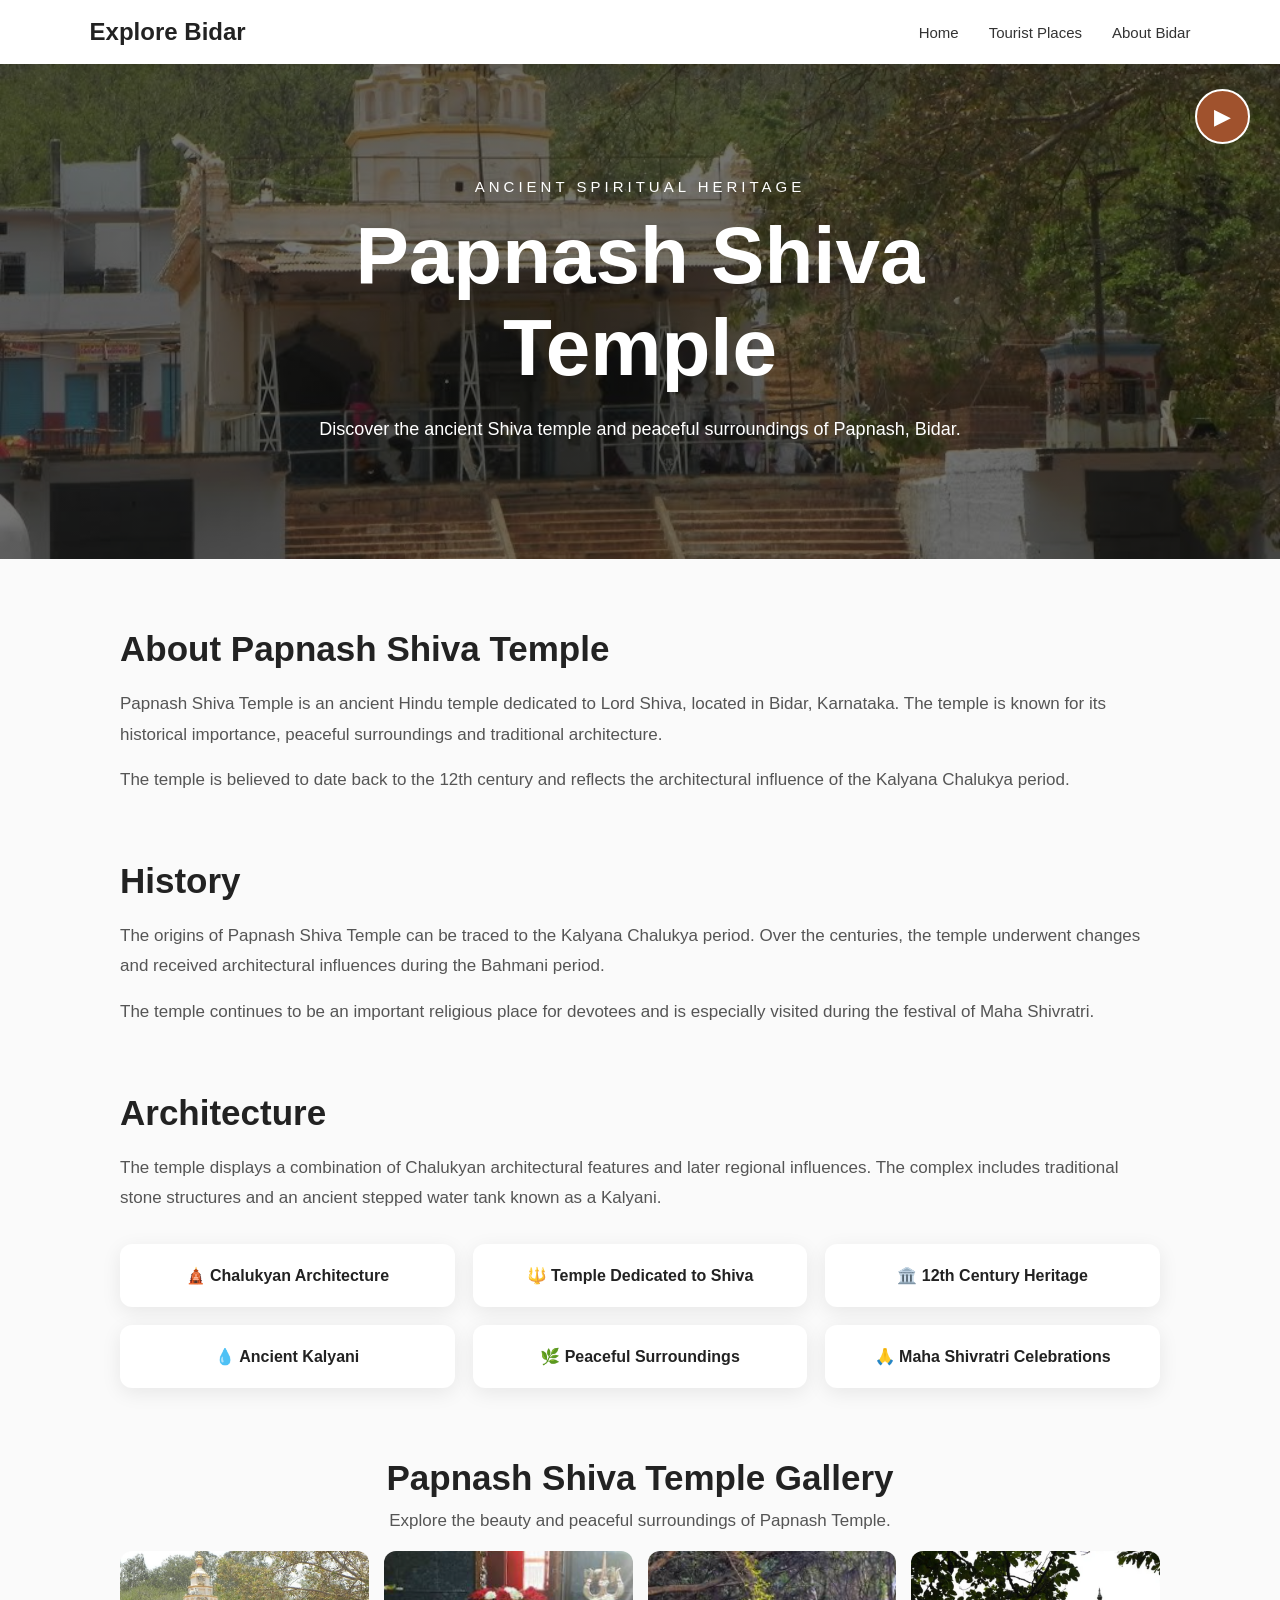
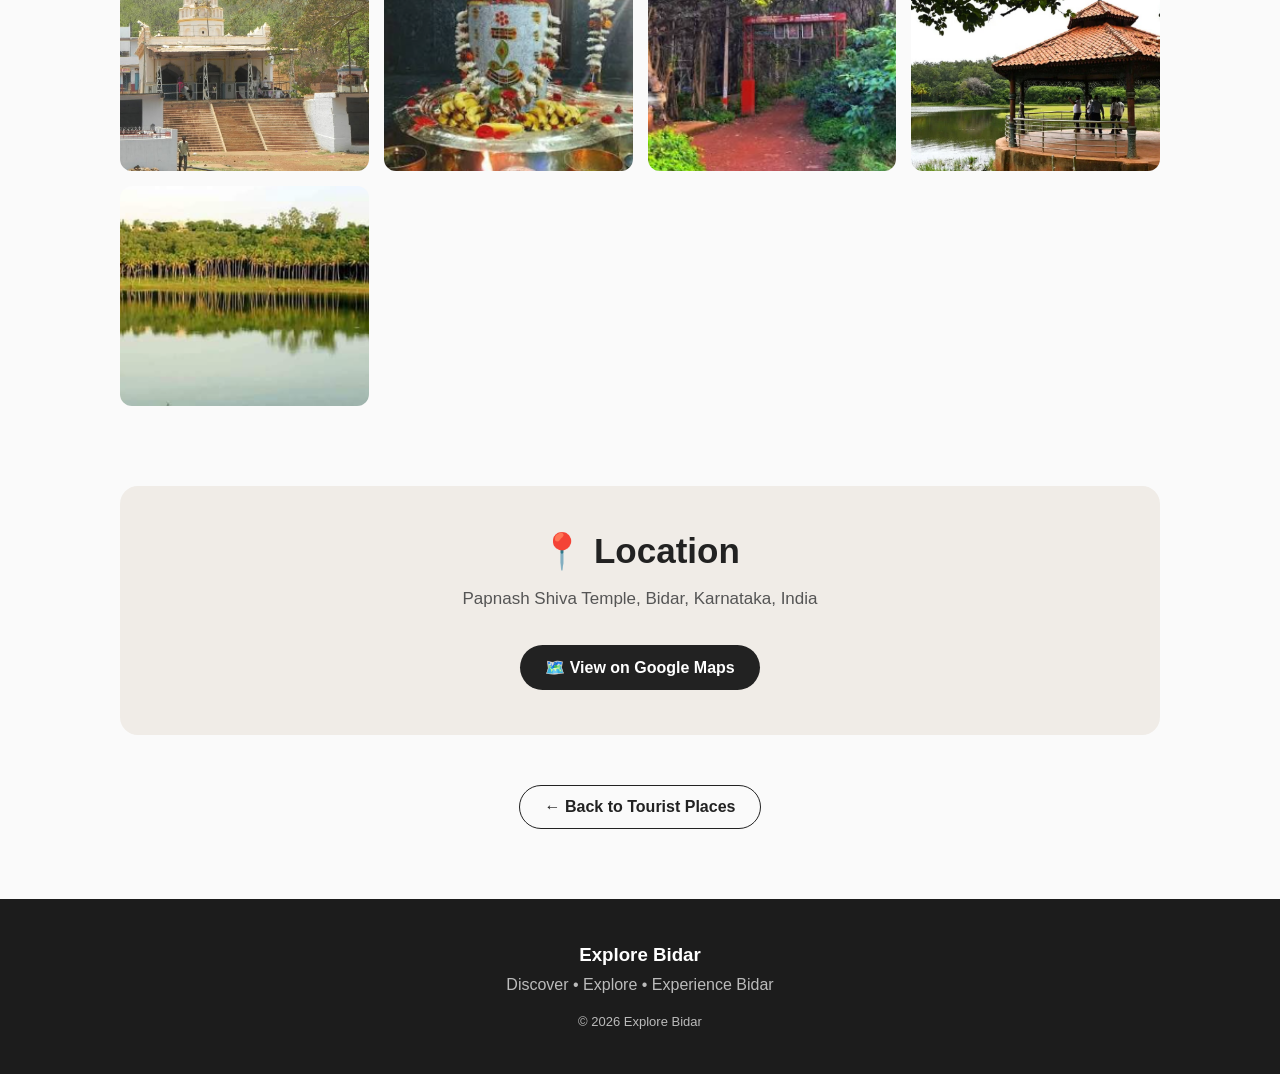
<file: papnash-temple.html>
<!DOCTYPE html>
<html lang="en">

<head>
    <meta charset="UTF-8">
    <meta name="viewport" content="width=device-width, initial-scale=1.0">

    <title>Papnash Shiva Temple | Explore Bidar</title>

    <link rel="stylesheet" href="style.css">
</head>

<body>

    <!-- Navigation Bar -->
    <header class="navbar">

        <div class="logo">
            Explore Bidar
        </div>

        <nav>
            <a href="index.html">Home</a>
            <a href="index.html#places">Tourist Places</a>
            <a href="index.html#about">About Bidar</a>
        </nav>

    </header>


    <!-- Papnash Hero -->

    <section class="place-hero papnash-hero">

        <div class="place-hero-content">

            <p>ANCIENT SPIRITUAL HERITAGE</p>

            <h1>Papnash Shiva Temple</h1>

            <span>
                Discover the ancient Shiva temple and peaceful surroundings of Papnash, Bidar.
            </span>

        </div>
         <!-- Audio -->
        <audio id="gndAudio">
            <source src="audio/pap.mp3" type="audio/mpeg">
        </audio>

        <button class="audio-button"
            onclick="document.getElementById('gndAudio').play()">
            ▶
        </button>

    </section>


    <!-- Main Content -->

    <main class="place-container">


        <!-- Introduction -->

        <section class="place-intro">

            <h2>About Papnash Shiva Temple</h2>

            <p>
                Papnash Shiva Temple is an ancient Hindu temple dedicated
                to Lord Shiva, located in Bidar, Karnataka. The temple is
                known for its historical importance, peaceful surroundings
                and traditional architecture.
            </p>

            <p>
                The temple is believed to date back to the 12th century
                and reflects the architectural influence of the Kalyana
                Chalukya period.
            </p>

        </section>


        <!-- History -->

        <section class="place-info">

            <h2>History</h2>

            <p>
                The origins of Papnash Shiva Temple can be traced to the
                Kalyana Chalukya period. Over the centuries, the temple
                underwent changes and received architectural influences
                during the Bahmani period.
            </p>

            <p>
                The temple continues to be an important religious place
                for devotees and is especially visited during the festival
                of Maha Shivratri.
            </p>

        </section>


        <!-- Architecture -->

        <section class="place-info">

            <h2>Architecture</h2>

            <p>
                The temple displays a combination of Chalukyan architectural
                features and later regional influences. The complex includes
                traditional stone structures and an ancient stepped water tank
                known as a Kalyani.
            </p>

            <div class="architecture-list">

                <div>🛕 Chalukyan Architecture</div>

                <div>🔱 Temple Dedicated to Shiva</div>

                <div>🏛️ 12th Century Heritage</div>

                <div>💧 Ancient Kalyani</div>

                <div>🌿 Peaceful Surroundings</div>

                <div>🙏 Maha Shivratri Celebrations</div>

            </div>

        </section>


        <!-- Gallery -->

        <section class="place-gallery">

            <h2>Papnash Shiva Temple Gallery</h2>

            <p class="gallery-subtitle">
                Explore the beauty and peaceful surroundings of Papnash Temple.
            </p>

            <div class="gallery-grid">

                <img src="images/papnash/p1.jpg" alt="Papnash Shiva Temple">

                <img src="images/papnash/p2.png" alt="Papnash Shiva Temple">

                <img src="images/papnash/p3.png" alt="Papnash Shiva Temple">

                <img src="images/papnash/p4.png" alt="Papnash Shiva Temple">

                <img src="images/papnash/p5.png" alt="Papnash Shiva Temple">

            </div>

        </section>


        <!-- Location -->

        <section class="location-section">

            <h2>📍 Location</h2>

            <p>
                Papnash Shiva Temple, Bidar, Karnataka, India
            </p>

            <a
                href="https://www.google.com/maps/search/?api=1&query=Papnash+Shiva+Temple+Bidar+Karnataka"
                target="_blank"
                class="map-button">

                🗺️ View on Google Maps

            </a>

        </section>


        <!-- Back -->

        <div class="back-button">

            <a href="index.html">
                ← Back to Tourist Places
            </a>

        </div>

    </main>


    <!-- Footer -->

    <footer>

        <h3>Explore Bidar</h3>

        <p>
            Discover • Explore • Experience Bidar
        </p>

        <p class="copyright">
            © 2026 Explore Bidar
        </p>

    </footer>

</body>

</html>
</file>
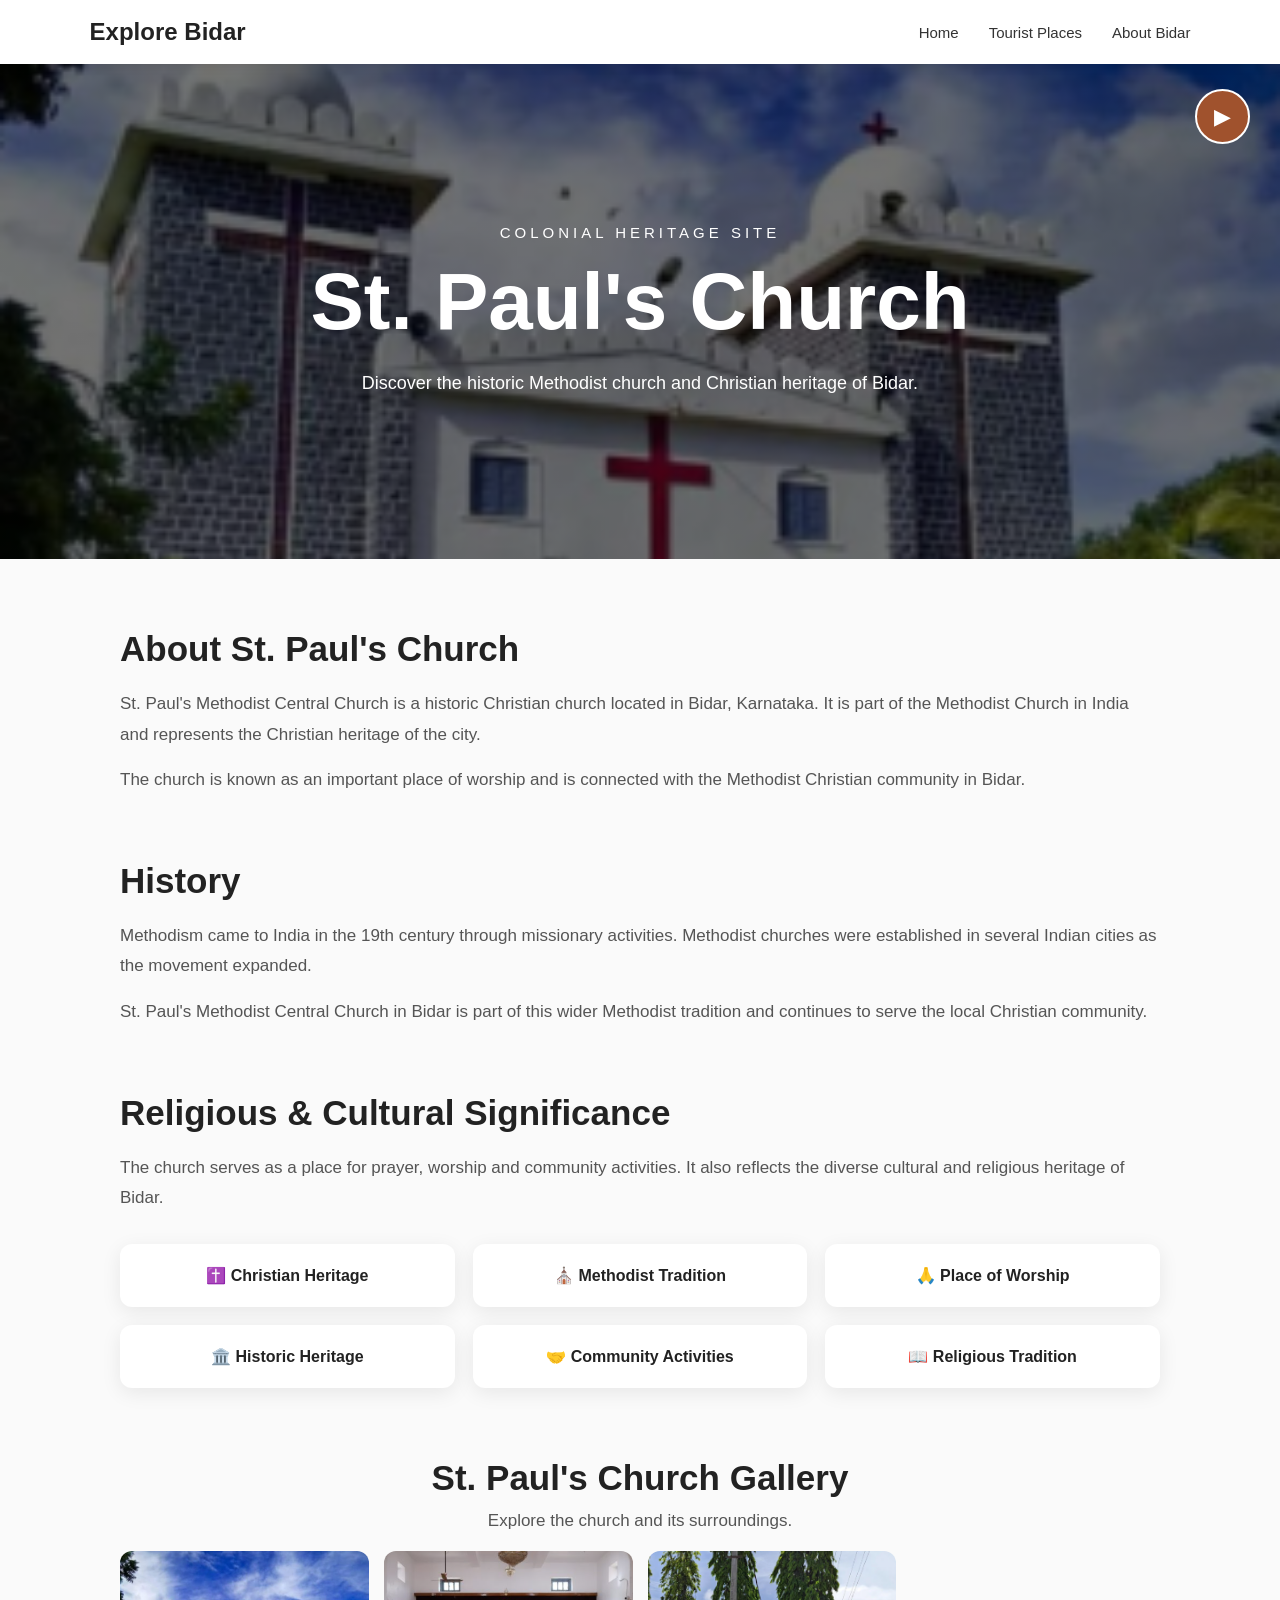
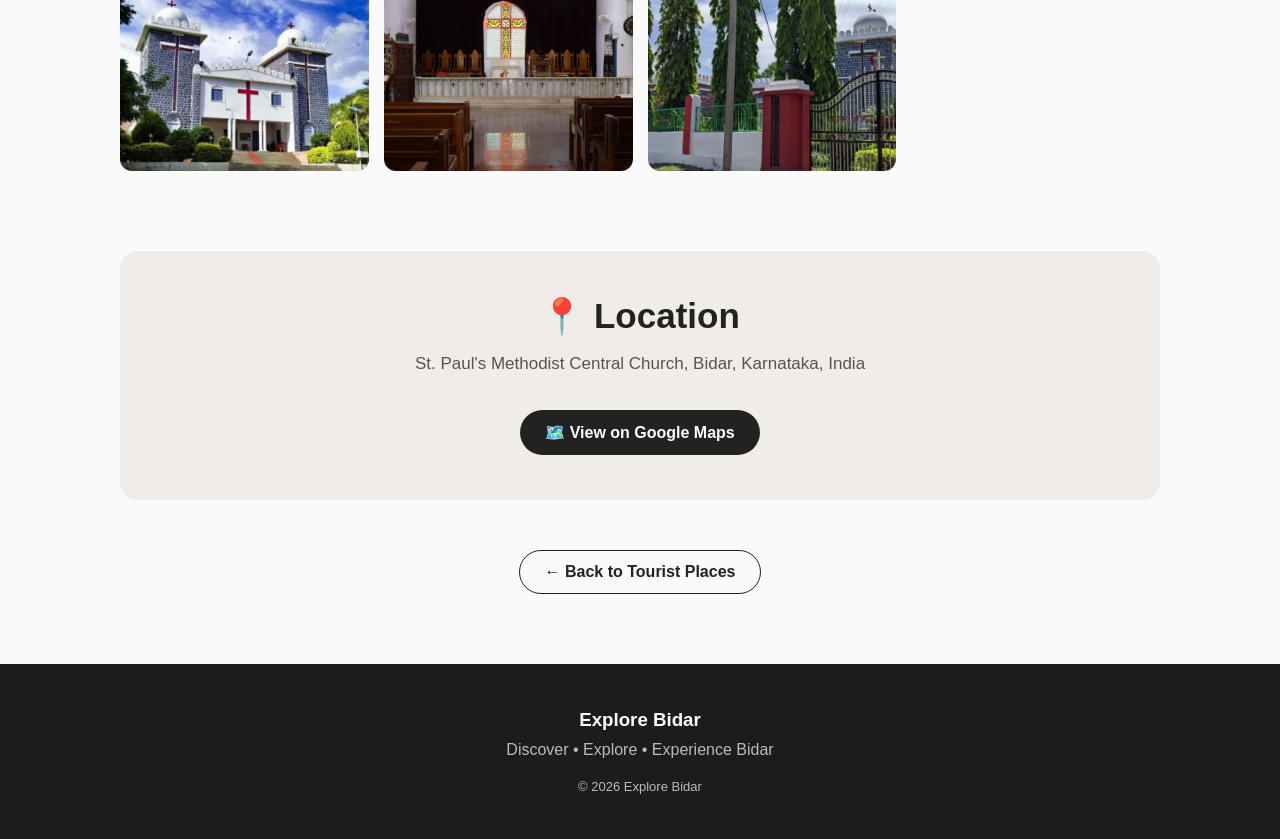
<file: st-pauls-church.html>
<!DOCTYPE html>
<html lang="en">

<head>
    <meta charset="UTF-8">
    <meta name="viewport" content="width=device-width, initial-scale=1.0">

    <title>St. Paul's Church | Explore Bidar</title>

    <link rel="stylesheet" href="style.css">
</head>

<body>

    <!-- Navigation Bar -->
    <header class="navbar">

        <div class="logo">
            Explore Bidar
        </div>

        <nav>
            <a href="index.html">Home</a>
            <a href="index.html#places">Tourist Places</a>
            <a href="index.html#about">About Bidar</a>
        </nav>

    </header>


    <!-- Church Hero -->

    <section class="place-hero church-hero">

        <div class="place-hero-content">

            <p>COLONIAL HERITAGE SITE</p>

            <h1>St. Paul's Church</h1>

            <span>
                Discover the historic Methodist church and Christian heritage of Bidar.
            </span>

        </div>
        <audio id="gndAudio">
            <source src="audio/church.mp3" type="audio/mpeg">
        </audio>

        <button class="audio-button"
            onclick="document.getElementById('gndAudio').play()">
            ▶
        </button>

    </section>


    <!-- Main Content -->

    <main class="place-container">


        <!-- About -->

        <section class="place-intro">

            <h2>About St. Paul's Church</h2>

            <p>
                St. Paul's Methodist Central Church is a historic Christian
                church located in Bidar, Karnataka. It is part of the Methodist
                Church in India and represents the Christian heritage of the city.
            </p>

            <p>
                The church is known as an important place of worship and is
                connected with the Methodist Christian community in Bidar.
            </p>

        </section>


        <!-- History -->

        <section class="place-info">

            <h2>History</h2>

            <p>
                Methodism came to India in the 19th century through missionary
                activities. Methodist churches were established in several
                Indian cities as the movement expanded.
            </p>

            <p>
                St. Paul's Methodist Central Church in Bidar is part of this
                wider Methodist tradition and continues to serve the local
                Christian community.
            </p>

        </section>


        <!-- Significance -->

        <section class="place-info">

            <h2>Religious & Cultural Significance</h2>

            <p>
                The church serves as a place for prayer, worship and community
                activities. It also reflects the diverse cultural and religious
                heritage of Bidar.
            </p>

            <div class="architecture-list">

                <div>✝️ Christian Heritage</div>

                <div>⛪ Methodist Tradition</div>

                <div>🙏 Place of Worship</div>

                <div>🏛️ Historic Heritage</div>

                <div>🤝 Community Activities</div>

                <div>📖 Religious Tradition</div>

            </div>

        </section>


        <!-- Gallery -->

        <section class="place-gallery">

            <h2>St. Paul's Church Gallery</h2>

            <p class="gallery-subtitle">
                Explore the church and its surroundings.
            </p>

            <div class="gallery-grid">

                <img src="images/church/c1.png" alt="St. Paul's Church Bidar">

                <img src="images/church/c2.png" alt="Inside St. Paul's Church">

                <img src="images/church/c3.png" alt="St. Paul's Church surroundings">

            </div>

        </section>


        <!-- Location -->

        <section class="location-section">

            <h2>📍 Location</h2>

            <p>
                St. Paul's Methodist Central Church, Bidar, Karnataka, India
            </p>

            <a
                href="https://www.google.com/maps/search/?api=1&query=St+Paul+Methodist+Central+Church+Bidar+Karnataka"
                target="_blank"
                class="map-button">

                🗺️ View on Google Maps

            </a>

        </section>


        <!-- Back -->

        <div class="back-button">

            <a href="index.html">
                ← Back to Tourist Places
            </a>

        </div>

    </main>


    <!-- Footer -->

    <footer>

        <h3>Explore Bidar</h3>

        <p>
            Discover • Explore • Experience Bidar
        </p>

        <p class="copyright">
            © 2026 Explore Bidar
        </p>

    </footer>

</body>

</html>
</file>
<file: style.css>
* 
{
    margin: 0;
    padding: 0;
    box-sizing: border-box;
}

html {
    scroll-behavior: smooth;
}

body {
    font-family: Arial, Helvetica, sans-serif;
    color: #222;
    background: #fafafa;
}


/* ================================
   NAVIGATION
================================ */

.navbar {
    width: 100%;
    padding: 18px 7%;
    display: flex;
    justify-content: space-between;
    align-items: center;

    background: white;

    position: sticky;
    top: 0;
    z-index: 1000;

    box-shadow: 0 2px 10px rgba(0, 0, 0, 0.08);
}

.logo {
    font-size: 24px;
    font-weight: 700;
}

.navbar nav {
    display: flex;
    gap: 30px;
}

.navbar nav a {
    text-decoration: none;
    color: #333;
    font-size: 15px;
    font-weight: 500;
}

.navbar nav a:hover {
    color: #a0522d;
}


/* ================================
   HERO SECTION
================================ */

.hero {
    min-height: 85vh;

    display: flex;
    justify-content: center;
    align-items: center;

    text-align: center;

    padding: 60px 20px;

    background:
        linear-gradient(
            rgba(0, 0, 0, 0.45),
            rgba(0, 0, 0, 0.45)
        ),
        url("images/f1.jpg");

    background-size: cover;
    background-position: center;
}

.hero-content {
    max-width: 850px;
    color: white;
}

.welcome-text {
    font-size: 18px;
    letter-spacing: 5px;
    margin-bottom: 15px;
}

.hero h1 {
    font-size: clamp(42px, 7vw, 80px);
    margin-bottom: 20px;
}

.hero-description {
    font-size: 18px;
    line-height: 1.7;
    max-width: 650px;
    margin: auto;
}

.explore-btn {
    display: inline-block;

    margin-top: 30px;

    padding: 14px 30px;

    background: #ffffff;
    color: #222;

    text-decoration: none;

    border-radius: 30px;

    font-weight: 600;
}

.explore-btn:hover {
    transform: translateY(-2px);
}


/* ================================
   SECTION HEADING
================================ */

.places-section {
    padding: 90px 7%;
}

.section-heading {
    text-align: center;
    max-width: 700px;
    margin: 0 auto 50px;
}

.small-heading {
    font-size: 14px;
    letter-spacing: 3px;
    font-weight: 600;
    margin-bottom: 12px;
}

.section-heading h2,
.about-section h2 {
    font-size: clamp(32px, 5vw, 48px);
    margin-bottom: 15px;
}

.section-heading p {
    color: #666;
    line-height: 1.7;
}


/* ================================
   PLACE CARDS
================================ */

.places-container {
    display: grid;

    grid-template-columns:
        repeat(auto-fit, minmax(260px, 1fr));

    gap: 28px;
}

.place-card {
    background: white;

    border-radius: 16px;

    overflow: hidden;

    box-shadow:
        0 5px 25px rgba(0, 0, 0, 0.08);

    transition: 0.3s;
}

.place-card:hover {
    transform: translateY(-6px);
}

.place-image {
    width: 100%;
    height: 230px;
    overflow: hidden;
}

.place-image img {
    width: 100%;
    height: 100%;

    object-fit: cover;

    display: block;
}

.place-content {
    padding: 22px;
}

.place-content h3 {
    font-size: 21px;
    margin-bottom: 10px;
}

.place-content p {
    color: #666;
    line-height: 1.6;
    margin-bottom: 18px;
}

.place-content button {
    border: none;

    padding: 10px 18px;

    border-radius: 20px;

    background: #222;
    color: white;

    cursor: pointer;
}

.place-content button:hover {
    background: #a0522d;
}


/* ================================
   ABOUT SECTION
================================ */

.about-section {
    padding: 90px 7%;
    background: #f0ece7;
    text-align: center;
}

.about-content {
    max-width: 750px;
    margin: auto;
}

.about-content p:last-child {
    color: #555;
    line-height: 1.8;
    font-size: 17px;
}


/* ================================
   FOOTER
================================ */

footer {
    padding: 45px 20px;

    text-align: center;

    background: #1c1c1c;
    color: white;
}

footer h3 {
    margin-bottom: 10px;
}

footer p {
    color: #bbb;
}

.copyright {
    margin-top: 20px;
    font-size: 13px;
}


/* ================================
   MOBILE RESPONSIVE
================================ */

@media (max-width: 700px) {

    .navbar {
        padding: 15px 5%;
    }

    .logo {
        font-size: 20px;
    }

    .navbar nav {
        gap: 12px;
    }

    .navbar nav a {
        font-size: 12px;
    }

    .hero {
        min-height: 75vh;
    }

    .welcome-text {
        font-size: 14px;
        letter-spacing: 3px;
    }

    .hero-description {
        font-size: 16px;
    }

    .places-section {
        padding: 60px 5%;
    }

    .places-container {
        grid-template-columns: 1fr;
    }

    .place-image {
        height: 240px;
    }

    .about-section {
        padding: 60px 5%;
    }
}
/* =====================================
   BIDAR FORT PAGE
===================================== */

.place-hero {
    position: relative;
    min-height: 55vh;

    display: flex;
    justify-content: center;
    align-items: center;

    text-align: center;

    padding: 60px 20px;

    background:
        linear-gradient(
            rgba(0, 0, 0, 0.55),
            rgba(0, 0, 0, 0.55)
        ),
        url("images/f1.jpg");

    background-size: cover;
    background-position: center;
}

.place-hero-content {
    color: white;
    max-width: 800px;
}

.place-hero-content p {
    font-size: 15px;
    letter-spacing: 4px;
    margin-bottom: 15px;
}

.place-hero-content h1 {
    font-size: clamp(45px, 7vw, 80px);
    margin-bottom: 20px;
}

.place-hero-content span {
    font-size: 18px;
    line-height: 1.7;
}


/* =====================================
   MAIN CONTENT
===================================== */

.place-container {
    max-width: 1100px;
    margin: auto;
    padding: 70px 30px;
}

.place-intro,
.place-info {
    margin-bottom: 65px;
}

.place-container h2 {
    font-size: 35px;
    margin-bottom: 20px;
}

.place-container p {
    color: #555;
    font-size: 17px;
    line-height: 1.8;
    margin-bottom: 15px;
}


/* =====================================
   ARCHITECTURE
===================================== */

.architecture-list {
    display: grid;

    grid-template-columns:
        repeat(3, 1fr);

    gap: 18px;

    margin-top: 30px;
}

.architecture-list div {
    padding: 22px;

    background: white;

    border-radius: 12px;

    text-align: center;

    box-shadow:
        0 5px 20px rgba(0, 0, 0, 0.08);

    font-weight: 600;
}


/* =====================================
   GALLERY
===================================== */

.place-gallery {
    margin-top: 70px;
}

.place-gallery h2 {
    text-align: center;
    margin-bottom: 8px;
}

.gallery-subtitle {
    text-align: center;
    margin-bottom: 35px;
}

.gallery-grid {
    display: grid;

    grid-template-columns:
        repeat(4, 1fr);

    gap: 15px;
}

.gallery-grid img {
    width: 100%;
    height: 220px;

    object-fit: cover;

    border-radius: 12px;

    display: block;

    transition: transform 0.3s ease;
}

.gallery-grid img:hover {
    transform: scale(1.03);
}


/* =====================================
   LOCATION
===================================== */

.location-section {
    margin-top: 80px;

    padding: 45px 25px;

    text-align: center;

    background: #f0ece7;

    border-radius: 18px;
}

.location-section h2 {
    margin-bottom: 12px;
}

.map-button {
    display: inline-block;

    margin-top: 15px;

    padding: 13px 25px;

    background: #222;

    color: white;

    text-decoration: none;

    border-radius: 25px;

    font-weight: 600;
}

.map-button:hover {
    background: #a0522d;
}


/* =====================================
   BACK BUTTON
===================================== */

.back-button {
    text-align: center;

    margin-top: 50px;
}

.back-button a {
    display: inline-block;

    padding: 12px 25px;

    border: 1px solid #222;

    border-radius: 25px;

    text-decoration: none;

    color: #222;

    font-weight: 600;
}

.back-button a:hover {
    background: #222;
    color: white;
}


/* =====================================
   MOBILE
===================================== */

@media (max-width: 700px) {

    .place-hero {
        min-height: 65vh;
    }

    .place-hero-content h1 {
        font-size: 48px;
    }

    .place-hero-content span {
        font-size: 16px;
    }

    .place-container {
        padding: 55px 20px;
    }

    .place-container h2 {
        font-size: 28px;
    }

    .place-container p {
        font-size: 16px;
    }

    .architecture-list {
        grid-template-columns: 1fr;
    }

    .gallery-grid {
        grid-template-columns: repeat(2, 1fr);
        gap: 10px;
    }

    .gallery-grid img {
        height: 160px;
    }

}
.audio-button {
    position: absolute;
    top: 25px;
    right: 30px;

    width: 55px;
    height: 55px;

    border: 2px solid white;
    border-radius: 50%;

    background: #a0522d;
    color: white;

    font-size: 22px;
    cursor: pointer;

    display: flex;
    align-items: center;
    justify-content: center;

    z-index: 10;
}

.audio-button:hover {
    transform: scale(1.08);
}

/* =====================================
   TOURIST PLACE HERO IMAGES
===================================== */

/* 1. Bidar Fort */
.fort-hero {
    background:
        linear-gradient(rgba(0, 0, 0, 0.55), rgba(0, 0, 0, 0.55)),
        url("images/f1.jpg");

    background-size: cover;
    background-position: center;
}


/* 2. Bahmani Tombs */
.tombs-hero {
    background:
        linear-gradient(rgba(0, 0, 0, 0.55), rgba(0, 0, 0, 0.55)),
        url("images/tombes/21.jpeg");

    background-size: cover;
    background-position: center;
}


/* 3. Guru Nanak Jhira Sahib */
.gnd-hero {
    background:
        linear-gradient(rgba(0, 0, 0, 0.55), rgba(0, 0, 0, 0.55)),
        url("images/gnd/g1.jpg");

    background-size: cover;
    background-position: center;
}


/* 4. Papnash Shiva Temple */
.papnash-hero {
    background:
        linear-gradient(rgba(0, 0, 0, 0.55), rgba(0, 0, 0, 0.55)),
        url("images/papnash/p1.jpg");

    background-size: cover;
    background-position: center;
}


/* 5. Narasimha Jharna */
.narasimha-hero {
    background:
        linear-gradient(rgba(0, 0, 0, 0.55), rgba(0, 0, 0, 0.55)),
        url("images/nar/n1.jpg");

    background-size: cover;
    background-position: center;
}


/* 6. St. Paul's Church */
.church-hero {
    background:
        linear-gradient(rgba(0, 0, 0, 0.55), rgba(0, 0, 0, 0.55)),
        url("images/church/c1.png");

    background-size: cover;
    background-position: center;
}


/* 7. Choubara & Mosque */
.chaubara-hero {
    background:
        linear-gradient(rgba(0, 0, 0, 0.55), rgba(0, 0, 0, 0.55)),
        url("images/cho/cc1.jpg");

    background-size: cover;
    background-position: center;
}


/* =====================================
   HOME PAGE VIEW DETAILS BUTTON
===================================== */

.details-button {
    display: inline-block;

    padding: 10px 18px;

    border-radius: 20px;

    background: #222;
    color: white;

    text-decoration: none;

    cursor: pointer;
}

.details-button:hover {
    background: #a0522d;
}
</file>
